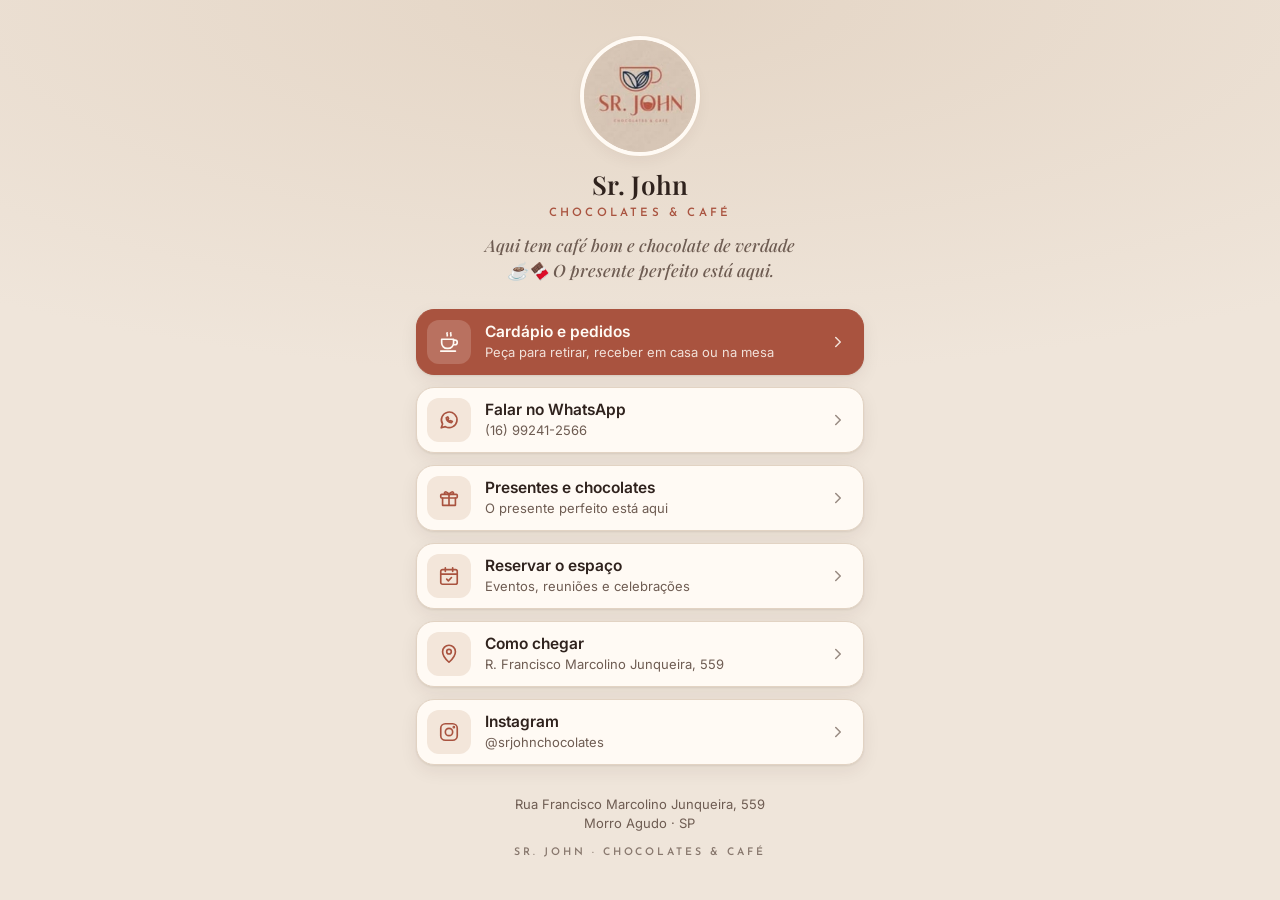
<file: public/index.html>
<!doctype html>
<html lang="pt-BR">
<head>
<meta charset="utf-8">
<meta name="viewport" content="width=device-width, initial-scale=1, viewport-fit=cover">
<title>Sr. John Chocolates & Café</title>
<meta name="description" content="Aqui tem café bom e chocolate de verdade. Cardápio, pedidos, presentes e reservas do Sr. John Chocolates & Café em Morro Agudo.">
<meta property="og:title" content="Sr. John Chocolates & Café">
<meta property="og:description" content="Aqui tem café bom e chocolate de verdade ☕🍫">
<meta property="og:image" content="img/logo.png">
<meta property="og:type" content="website">
<link rel="icon" href="img/logo.png">
<link rel="apple-touch-icon" href="img/logo.png">
<meta name="theme-color" content="#efe5da" media="(prefers-color-scheme: light)">
<meta name="theme-color" content="#1b1411" media="(prefers-color-scheme: dark)">
<link rel="preconnect" href="https://fonts.googleapis.com">
<link rel="preconnect" href="https://fonts.gstatic.com" crossorigin>
<link href="https://fonts.googleapis.com/css2?family=Josefin+Sans:wght@400;600&family=Playfair+Display:ital,wght@0,600;1,500&family=Inter:wght@400;500;600&display=swap" rel="stylesheet">
<style>
  :root {
    --bg: #efe5da;
    --bg-2: #e4d5c5;
    --card: #fffaf4;
    --ink: #2f221d;
    --ink-soft: #6e5c52;
    --line: #e2d3c3;
    --brand: #a9533f;        /* terracota do logo */
    --brand-ink: #fffaf4;
    --navy: #22324c;         /* azul das folhas do logo */
    --icon-bg: #f3e6da;
    --shadow: 0 1px 2px rgba(60, 35, 20, .07), 0 6px 18px rgba(60, 35, 20, .07);
  }
  @media (prefers-color-scheme: dark) {
    :root:not([data-theme="light"]) {
      --bg: #1b1411;
      --bg-2: #241a16;
      --card: #2a201b;
      --ink: #f5ebe1;
      --ink-soft: #c2b0a3;
      --line: #3a2d26;
      --brand: #d27a63;
      --brand-ink: #1b1411;
      --navy: #a9bedb;
      --icon-bg: #3a2b24;
      --shadow: none;
      color-scheme: dark;
    }
  }
  :root[data-theme="dark"] {
    --bg: #1b1411;
    --bg-2: #241a16;
    --card: #2a201b;
    --ink: #f5ebe1;
    --ink-soft: #c2b0a3;
    --line: #3a2d26;
    --brand: #d27a63;
    --brand-ink: #1b1411;
    --navy: #a9bedb;
    --icon-bg: #3a2b24;
    --shadow: none;
      color-scheme: dark;
  }
  * { box-sizing: border-box; }
  html { -webkit-text-size-adjust: 100%; }
  body {
    margin: 0; min-height: 100vh; min-height: 100dvh;
    background:
      radial-gradient(120% 60% at 50% 0%, var(--bg-2) 0%, transparent 70%),
      var(--bg);
    color: var(--ink);
    font: 400 15px/1.5 Inter, system-ui, -apple-system, "Segoe UI", sans-serif;
    -webkit-font-smoothing: antialiased;
  }
  .pagina {
    max-width: 480px; margin: 0 auto;
    padding: max(40px, env(safe-area-inset-top)) 16px max(32px, env(safe-area-inset-bottom));
    display: flex; flex-direction: column; align-items: center;
  }

  /* ---------- perfil ---------- */
  .avatar {
    width: 112px; height: 112px; border-radius: 50%;
    box-shadow: 0 0 0 4px var(--card), 0 0 0 5px var(--line), var(--shadow);
    background: #d7c6b6;
  }
  h1 {
    font: 600 26px/1.15 "Playfair Display", Georgia, serif;
    margin: 18px 0 0; text-align: center; letter-spacing: .005em;
  }
  .sub {
    font: 600 11.5px/1 "Josefin Sans", sans-serif; letter-spacing: .28em; text-transform: uppercase;
    color: var(--brand); margin: 8px 0 0;
  }
  .bio {
    font: italic 500 17px/1.45 "Playfair Display", Georgia, serif;
    color: var(--ink-soft); text-align: center; margin: 14px 0 0; max-width: 32ch;
  }

  /* ---------- links ---------- */
  nav.links { width: 100%; margin-top: 26px; display: grid; gap: 12px; }
  .link {
    display: flex; align-items: center; gap: 14px;
    min-height: 64px; padding: 10px 16px 10px 10px;
    background: var(--card); color: var(--ink); text-decoration: none;
    border: 1px solid var(--line); border-radius: 18px; box-shadow: var(--shadow);
    transition: transform .15s ease, box-shadow .15s ease, border-color .15s;
    -webkit-tap-highlight-color: transparent;
  }
  .link:hover { transform: translateY(-1px); border-color: color-mix(in srgb, var(--brand) 40%, var(--line)); }
  .link:active { transform: scale(.985); }
  .link:focus-visible { outline: 3px solid color-mix(in srgb, var(--brand) 55%, transparent); outline-offset: 2px; }
  .ic {
    flex: none; width: 44px; height: 44px; border-radius: 12px;
    display: grid; place-items: center; background: var(--icon-bg); color: var(--brand);
  }
  .ic svg { width: 22px; height: 22px; }
  .txt { flex: 1; min-width: 0; }
  .txt b { display: block; font-weight: 600; font-size: 15.5px; line-height: 1.25; }
  .txt span { display: block; color: var(--ink-soft); font-size: 13px; line-height: 1.35; margin-top: 2px; }
  .seta { flex: none; width: 18px; height: 18px; color: var(--ink-soft); opacity: .7; }

  .link.destaque { background: var(--brand); border-color: var(--brand); color: var(--brand-ink); }
  .link.destaque .ic { background: color-mix(in srgb, var(--brand-ink) 18%, transparent); color: var(--brand-ink); }
  .link.destaque .txt span, .link.destaque .seta { color: var(--brand-ink); opacity: .85; }

  @media (prefers-reduced-motion: reduce) { .link { transition: none; } }

  /* ---------- rodapé ---------- */
  footer { margin-top: 30px; text-align: center; color: var(--ink-soft); font-size: 13px; }
  footer address { font-style: normal; }
  footer .marca { font: 600 10.5px/1 "Josefin Sans", sans-serif; letter-spacing: .28em; text-transform: uppercase; margin-top: 14px; opacity: .8; }
</style>
</head>
<body>
<div class="pagina">

  <img class="avatar" src="img/logo.png" alt="Logo Sr. John Chocolates & Café" width="112" height="112">
  <h1>Sr. John</h1>
  <p class="sub">Chocolates &amp; Café</p>
  <p class="bio">Aqui tem café bom e chocolate de verdade ☕🍫 O presente perfeito está aqui.</p>

  <nav class="links" aria-label="Links">
    <a class="link destaque" href="cardapio/">
      <span class="ic" aria-hidden="true">
        <svg viewBox="0 0 24 24" fill="none" stroke="currentColor" stroke-width="1.8" stroke-linecap="round" stroke-linejoin="round"><path d="M10 2c-1 1.3 1 2 0 3.3M14 2c-1 1.3 1 2 0 3.3"/><path d="M4 9h13v4a6 6 0 0 1-6 6h-1a6 6 0 0 1-6-6V9z"/><path d="M17 10h1.5a2.5 2.5 0 0 1 0 5H17"/><path d="M3 22h16"/></svg>
      </span>
      <span class="txt"><b>Cardápio e pedidos</b><span>Peça para retirar, receber em casa ou na mesa</span></span>
      <svg class="seta" viewBox="0 0 24 24" fill="none" stroke="currentColor" stroke-width="2" stroke-linecap="round" stroke-linejoin="round" aria-hidden="true"><path d="m9 6 6 6-6 6"/></svg>
    </a>

    <a class="link" data-whatsapp="Olá! Vim pelo Instagram." target="_blank" rel="noopener">
      <span class="ic" aria-hidden="true">
        <svg viewBox="0 0 24 24" fill="none" stroke="currentColor" stroke-width="1.8" stroke-linecap="round" stroke-linejoin="round"><path d="M3.5 20.5 5 16.3A8.5 8.5 0 1 1 8 19.2z"/><path d="M9 9.5c0 3 2.5 5.5 5.5 5.5l1.2-1.4-1.8-.9-.8.8a4 4 0 0 1-2.3-2.3l.8-.8-.9-1.8z"/></svg>
      </span>
      <span class="txt"><b>Falar no WhatsApp</b><span>(16) 99241-2566</span></span>
      <svg class="seta" viewBox="0 0 24 24" fill="none" stroke="currentColor" stroke-width="2" stroke-linecap="round" stroke-linejoin="round" aria-hidden="true"><path d="m9 6 6 6-6 6"/></svg>
    </a>

    <a class="link" data-whatsapp="Olá! Vim pelo Instagram e gostaria de montar um presente com chocolates." target="_blank" rel="noopener">
      <span class="ic" aria-hidden="true">
        <svg viewBox="0 0 24 24" fill="none" stroke="currentColor" stroke-width="1.8" stroke-linecap="round" stroke-linejoin="round"><rect x="3" y="8" width="18" height="4" rx="1"/><path d="M5 12v8h14v-8M12 8v12"/><path d="M12 8c-1.5-3-5-3.5-5-1.2C7 8 9 8 12 8zM12 8c1.5-3 5-3.5 5-1.2C17 8 15 8 12 8z"/></svg>
      </span>
      <span class="txt"><b>Presentes e chocolates</b><span>O presente perfeito está aqui</span></span>
      <svg class="seta" viewBox="0 0 24 24" fill="none" stroke="currentColor" stroke-width="2" stroke-linecap="round" stroke-linejoin="round" aria-hidden="true"><path d="m9 6 6 6-6 6"/></svg>
    </a>

    <a class="link" data-whatsapp="Olá! Vim pelo Instagram e gostaria de reservar o espaço para um evento." target="_blank" rel="noopener">
      <span class="ic" aria-hidden="true">
        <svg viewBox="0 0 24 24" fill="none" stroke="currentColor" stroke-width="1.8" stroke-linecap="round" stroke-linejoin="round"><rect x="3" y="5" width="18" height="16" rx="2"/><path d="M3 10h18M8 3v4M16 3v4"/><path d="m9.5 15.5 1.8 1.8 3.4-3.6"/></svg>
      </span>
      <span class="txt"><b>Reservar o espaço</b><span>Eventos, reuniões e celebrações</span></span>
      <svg class="seta" viewBox="0 0 24 24" fill="none" stroke="currentColor" stroke-width="2" stroke-linecap="round" stroke-linejoin="round" aria-hidden="true"><path d="m9 6 6 6-6 6"/></svg>
    </a>

    <a class="link" href="https://www.google.com/maps/search/?api=1&amp;query=Sr.%20John%20Chocolates%20e%20Caf%C3%A9%2C%20Rua%20Francisco%20Marcolino%20Junqueira%2C%20559%2C%20Morro%20Agudo%20-%20SP" target="_blank" rel="noopener">
      <span class="ic" aria-hidden="true">
        <svg viewBox="0 0 24 24" fill="none" stroke="currentColor" stroke-width="1.8" stroke-linecap="round" stroke-linejoin="round"><path d="M12 21s-7-6.2-7-11.5A7 7 0 0 1 19 9.5C19 14.8 12 21 12 21z"/><circle cx="12" cy="9.5" r="2.5"/></svg>
      </span>
      <span class="txt"><b>Como chegar</b><span>R. Francisco Marcolino Junqueira, 559</span></span>
      <svg class="seta" viewBox="0 0 24 24" fill="none" stroke="currentColor" stroke-width="2" stroke-linecap="round" stroke-linejoin="round" aria-hidden="true"><path d="m9 6 6 6-6 6"/></svg>
    </a>

    <a class="link" href="https://www.instagram.com/srjohnchocolates/" target="_blank" rel="noopener">
      <span class="ic" aria-hidden="true">
        <svg viewBox="0 0 24 24" fill="none" stroke="currentColor" stroke-width="1.8" stroke-linecap="round" stroke-linejoin="round"><rect x="3" y="3" width="18" height="18" rx="5"/><circle cx="12" cy="12" r="4"/><circle cx="17.3" cy="6.7" r=".6" fill="currentColor"/></svg>
      </span>
      <span class="txt"><b>Instagram</b><span>@srjohnchocolates</span></span>
      <svg class="seta" viewBox="0 0 24 24" fill="none" stroke="currentColor" stroke-width="2" stroke-linecap="round" stroke-linejoin="round" aria-hidden="true"><path d="m9 6 6 6-6 6"/></svg>
    </a>
  </nav>

  <footer>
    <address>Rua Francisco Marcolino Junqueira, 559<br>Morro Agudo · SP</address>
    <div class="marca">Sr. John · Chocolates &amp; Café</div>
  </footer>
</div>

<script src="js/config.js"></script>
<script>
  // número do WhatsApp: js/config.js (vale para o site todo)
  const WHATSAPP = (window.LOJA && LOJA.whatsapp) || '';
  document.querySelectorAll('[data-whatsapp]').forEach((a) => {
    if (!WHATSAPP) { a.hidden = true; a.style.display = 'none'; return; }
    a.href = `https://wa.me/${WHATSAPP}?text=${encodeURIComponent(a.dataset.whatsapp)}`;
  });
</script>
</body>
</html>
</file>
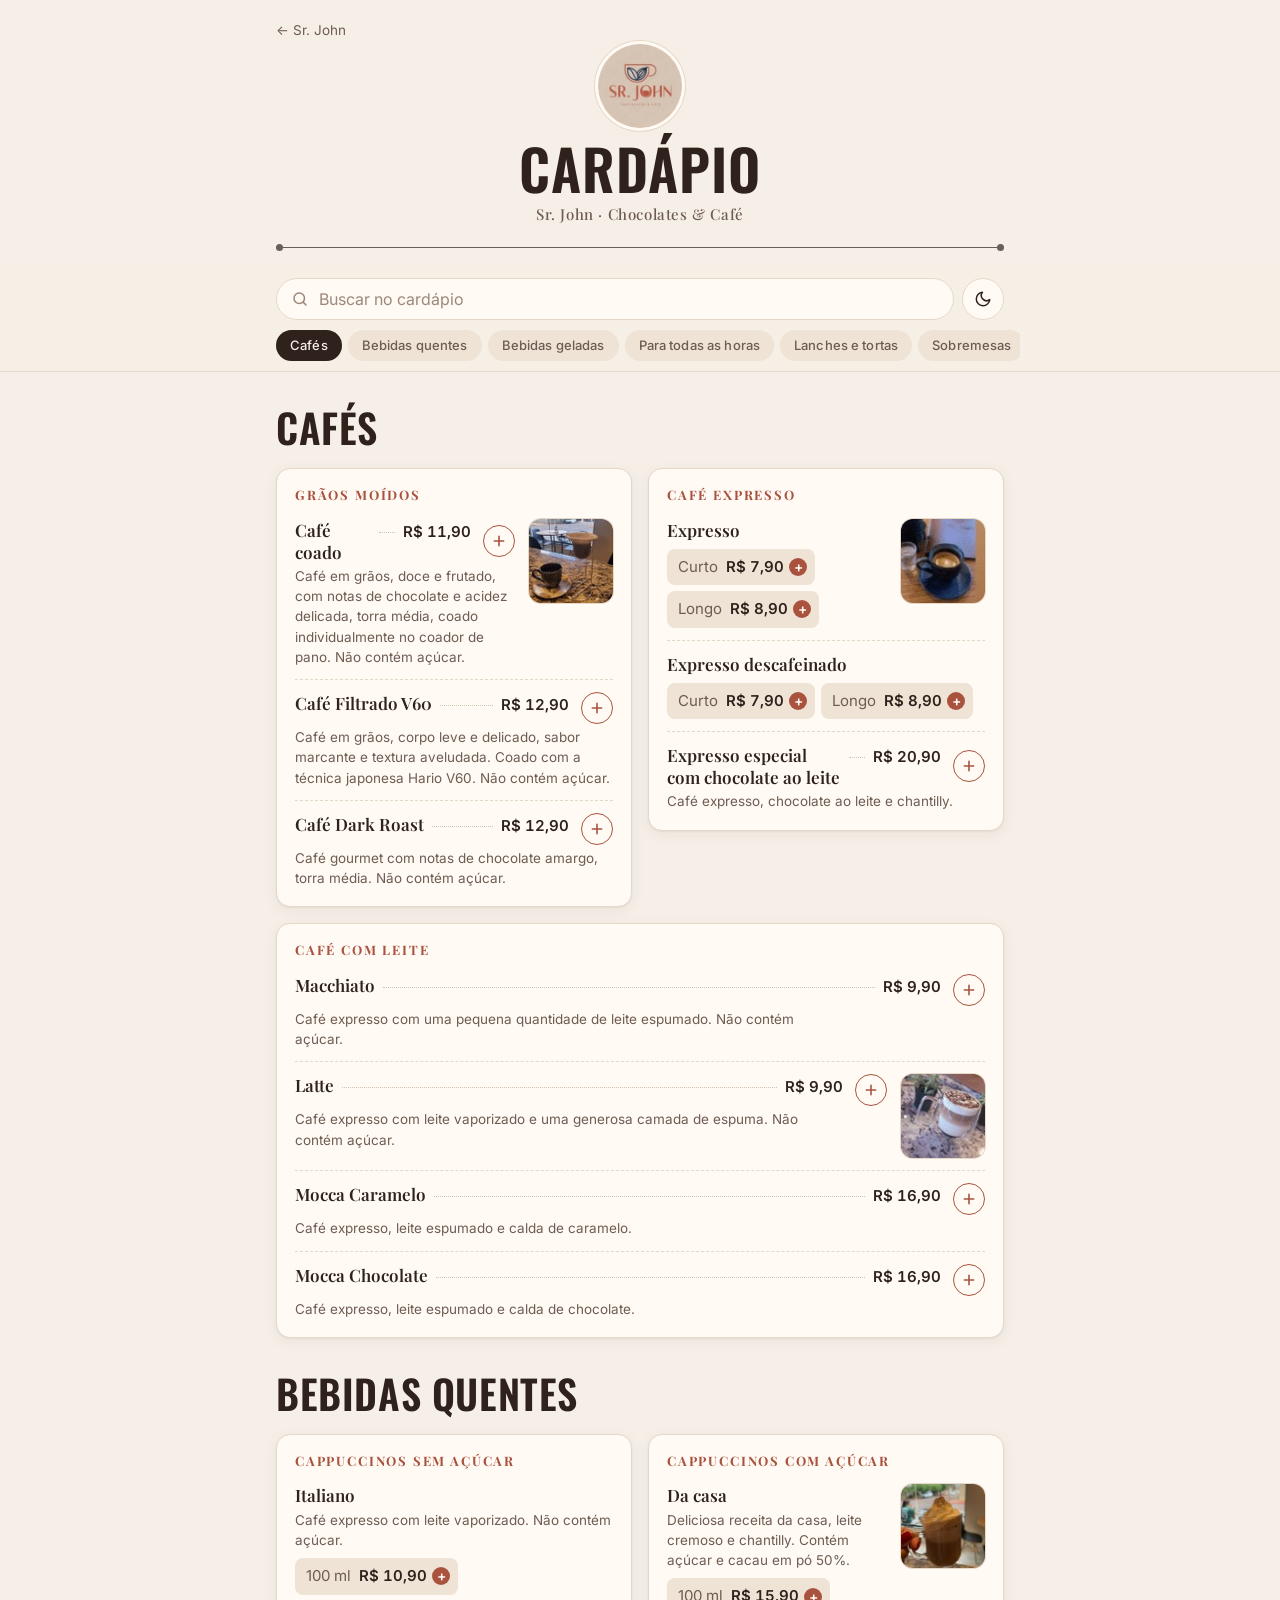
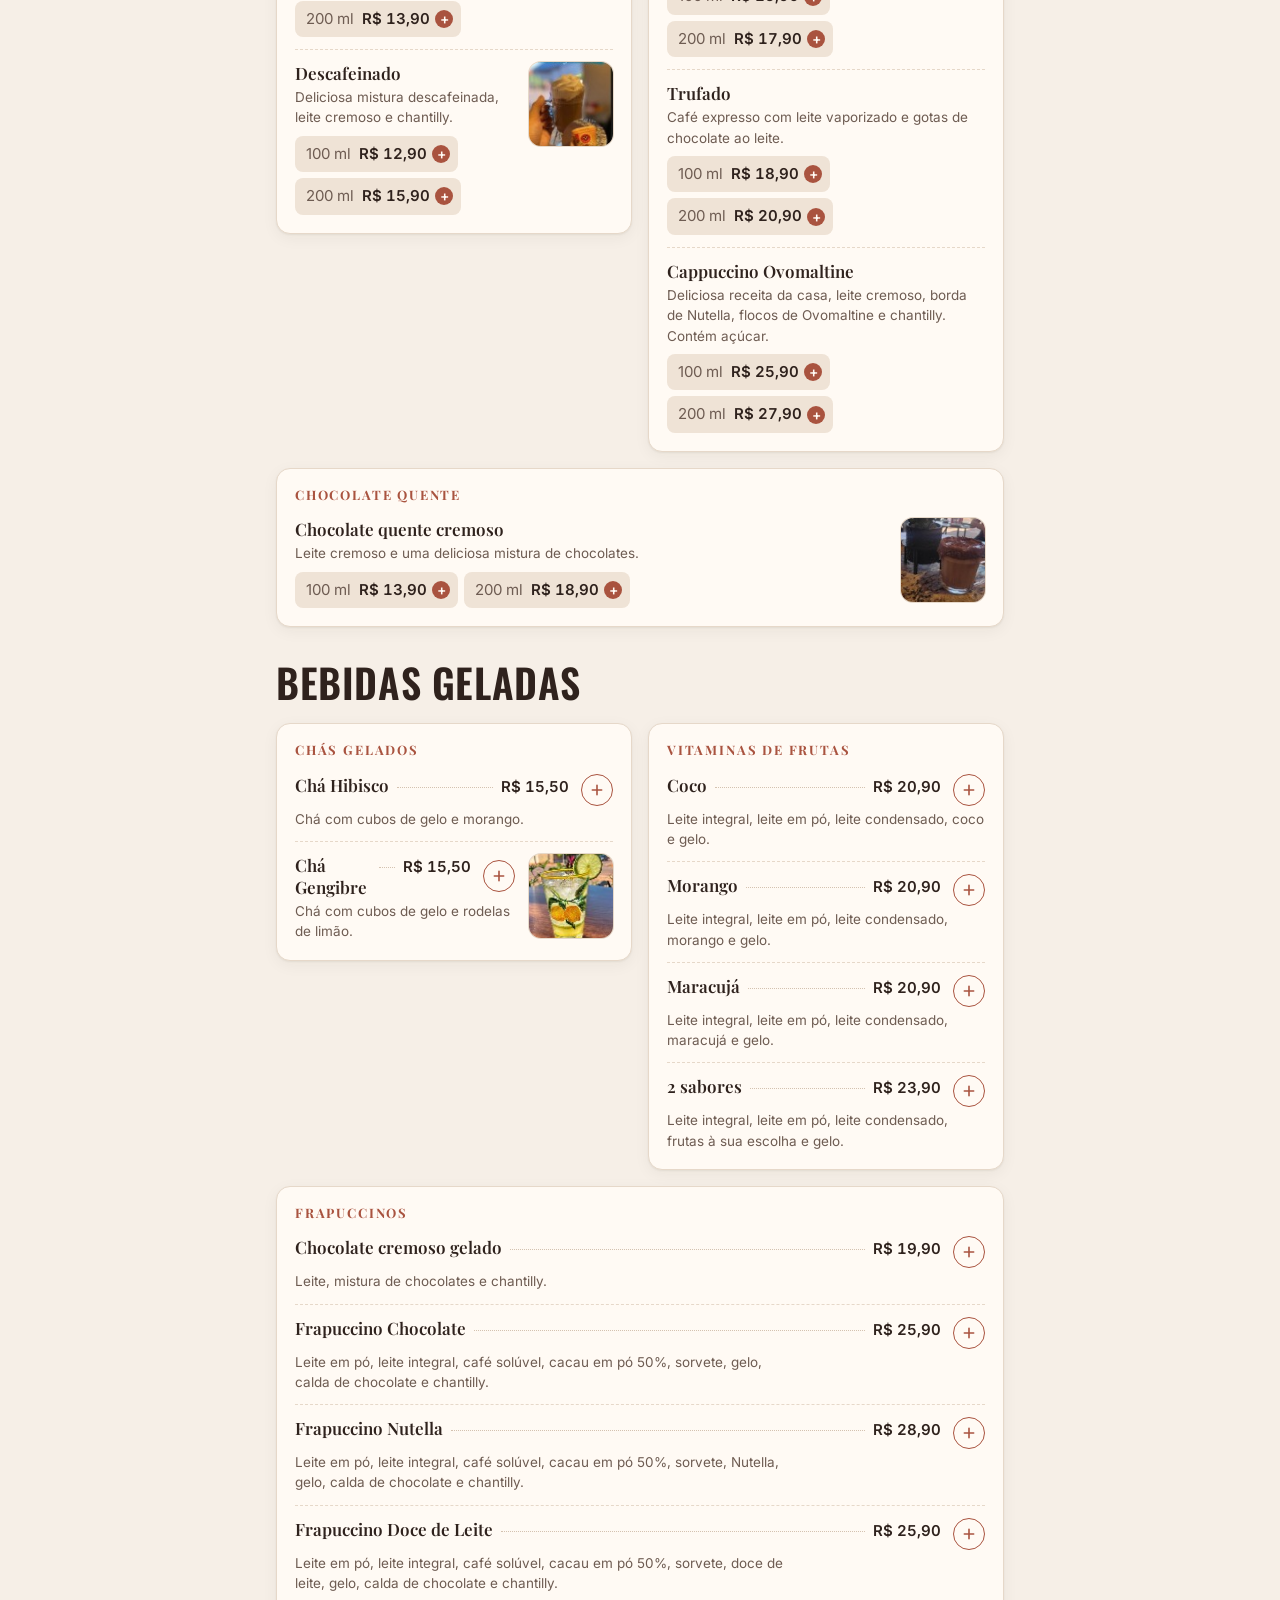
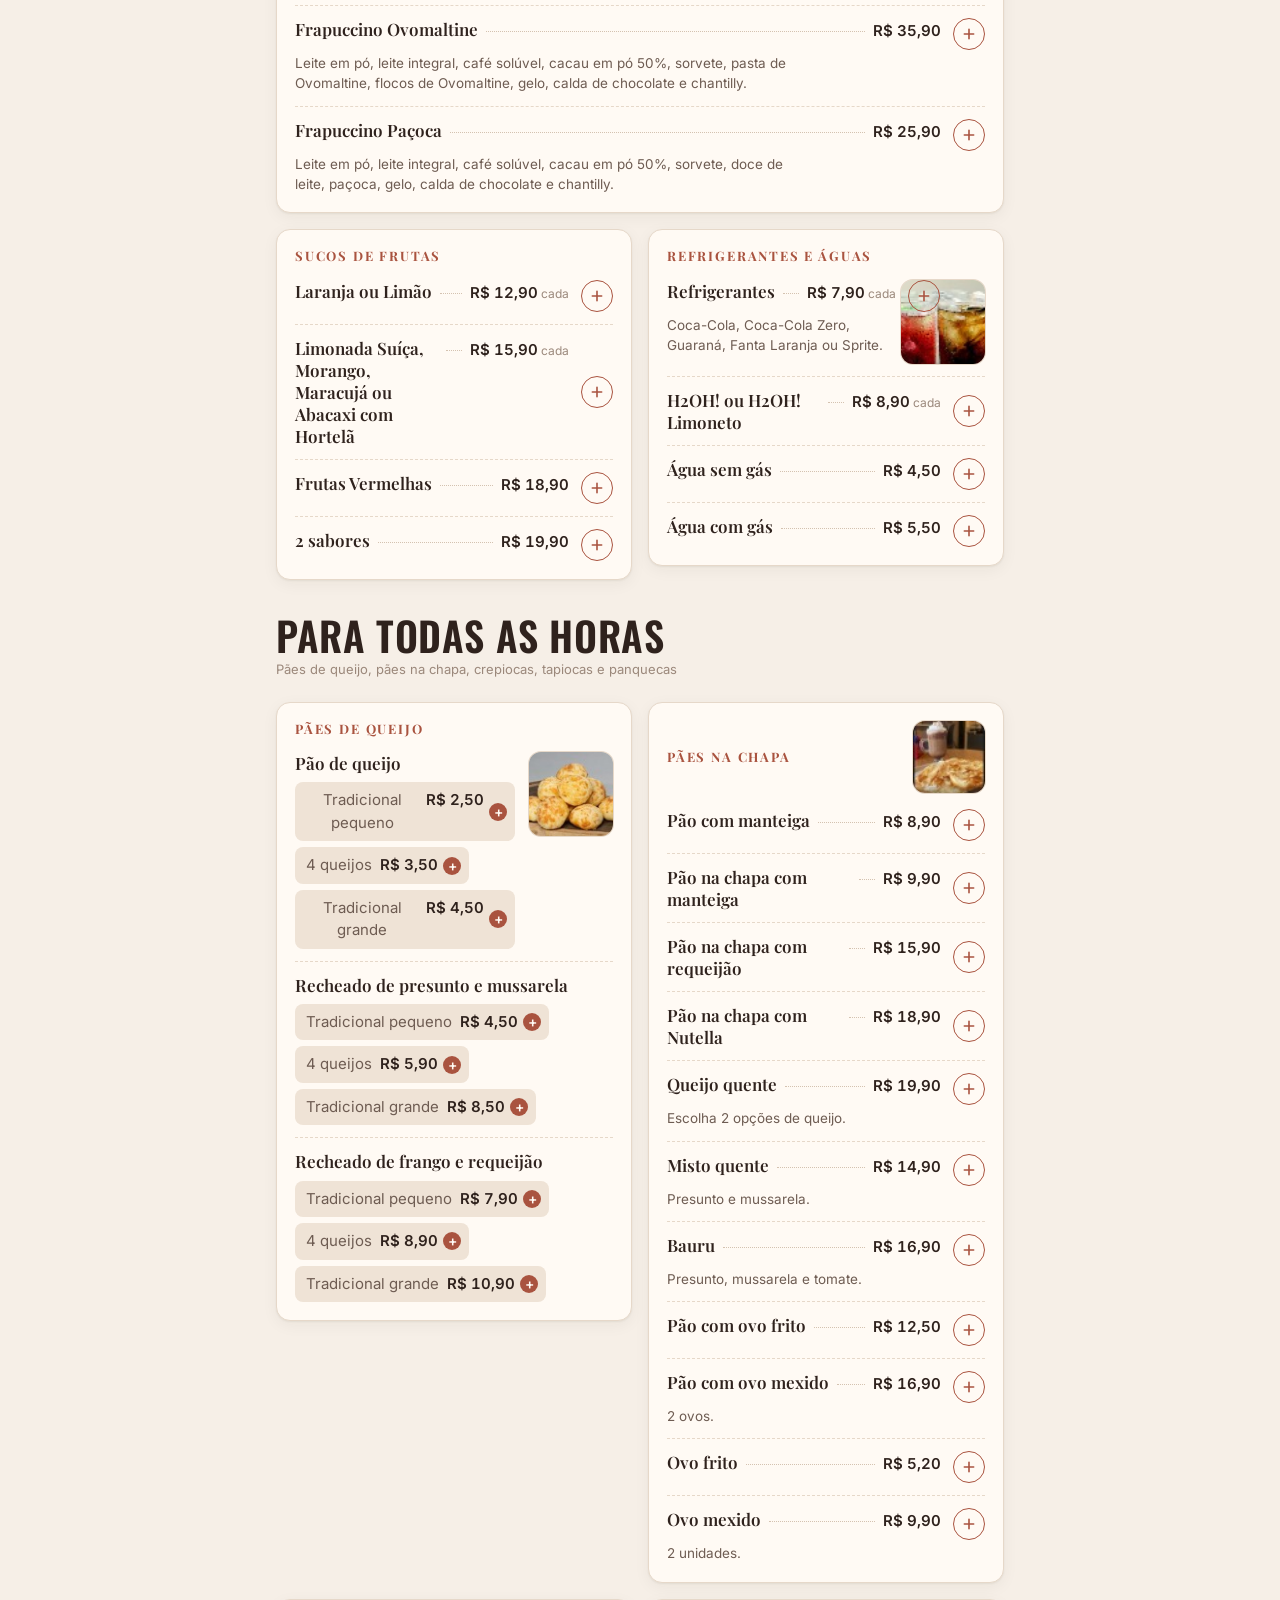
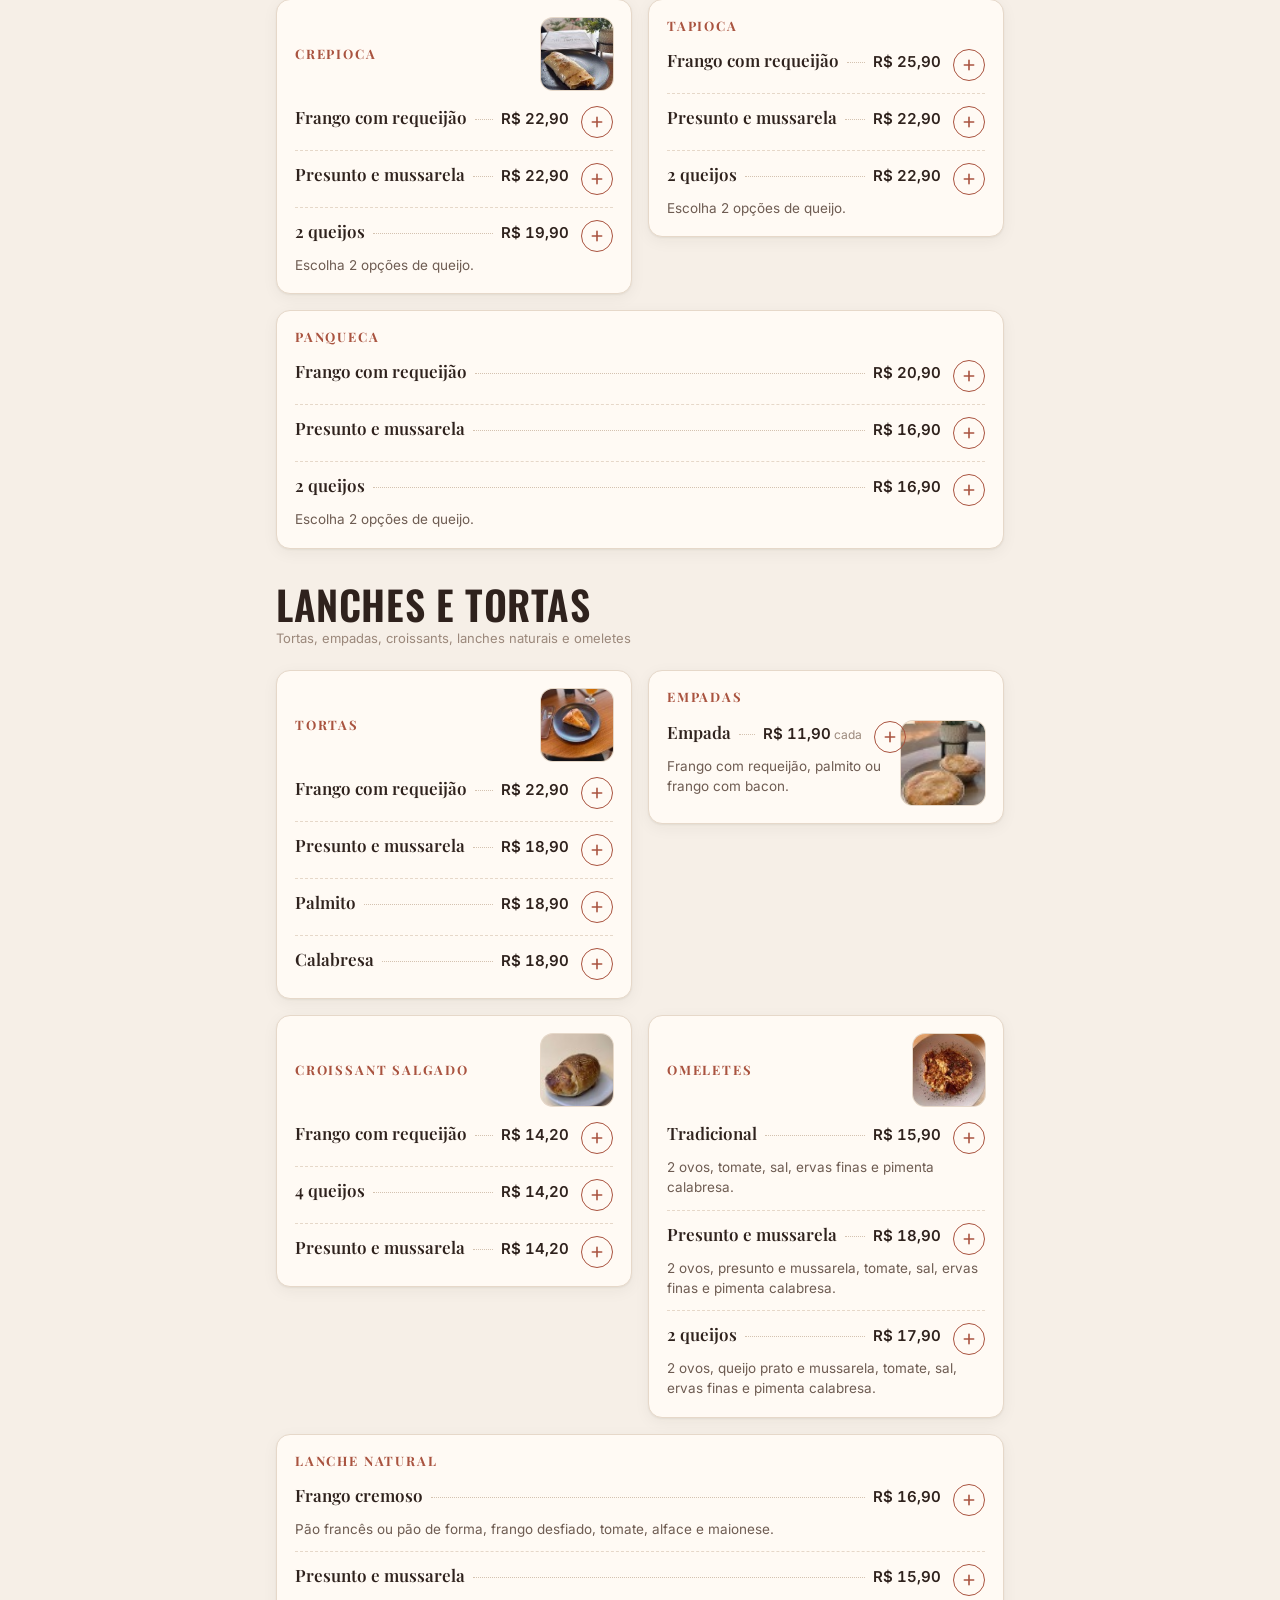
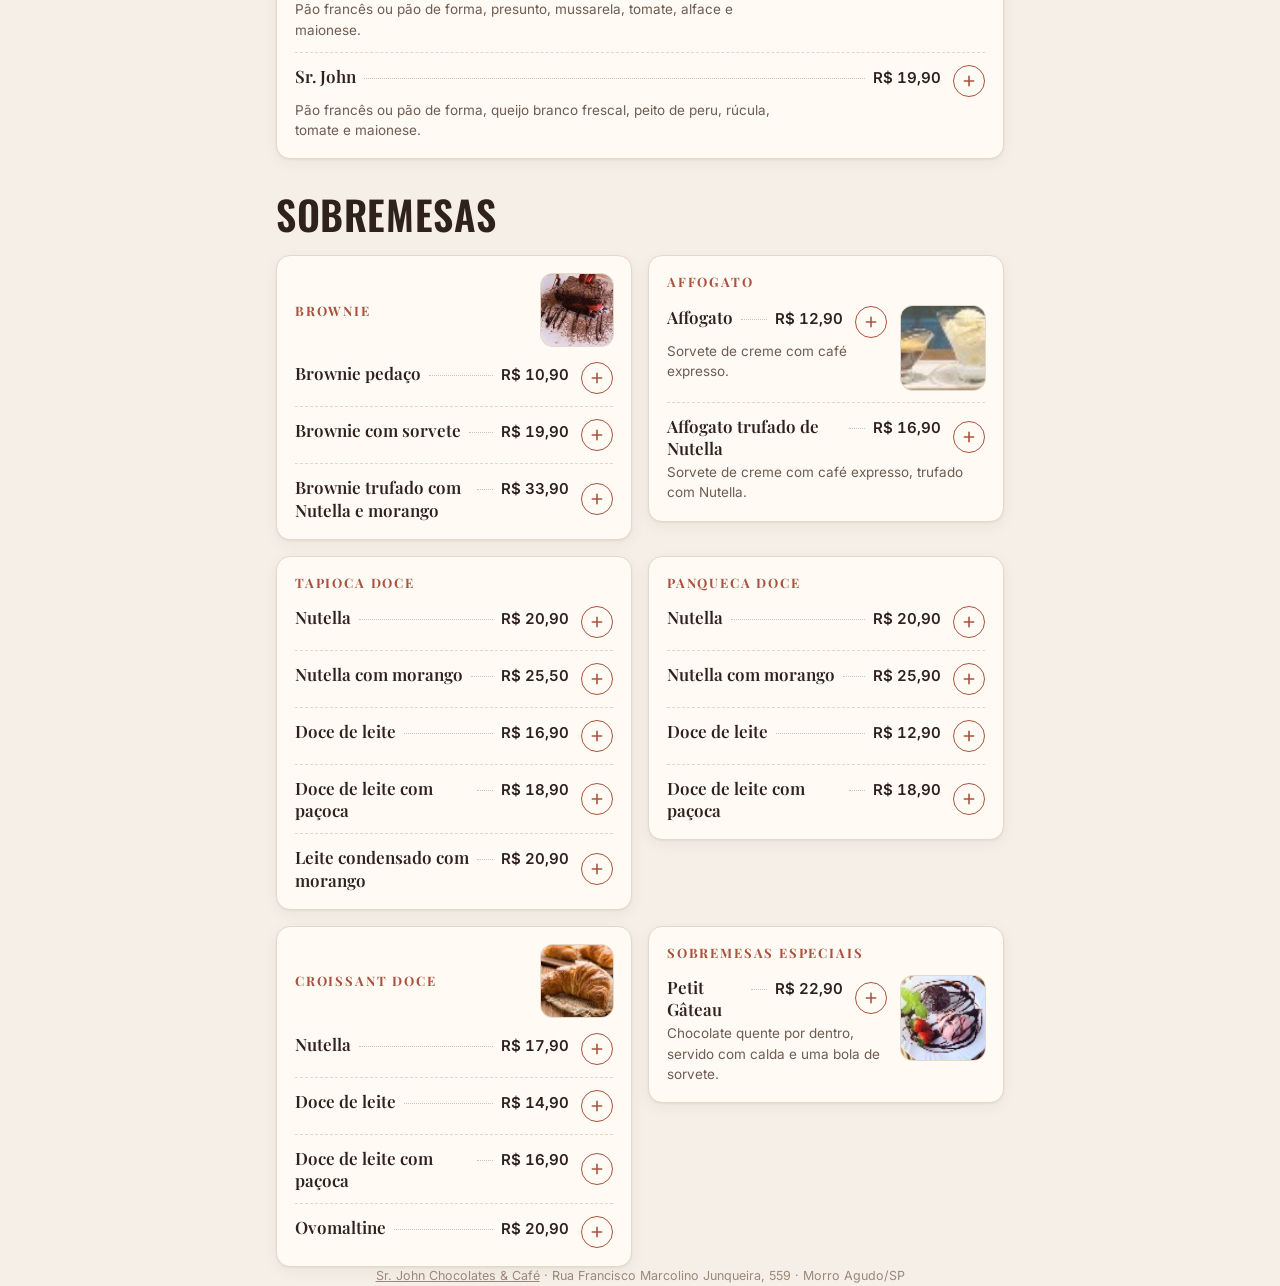
<file: public/cardapio/index.html>
<!doctype html>
<html lang="pt-BR">
<head>
<meta charset="utf-8">
<meta name="viewport" content="width=device-width, initial-scale=1, viewport-fit=cover">
<title>Cardápio · Sr. John Chocolates & Café</title>
<meta name="description" content="Cardápio digital do Sr. John Chocolates & Café: cafés, bebidas quentes e geladas, lanches e sobremesas.">
<meta name="theme-color" content="#f6efe7" media="(prefers-color-scheme: light)">
<meta name="theme-color" content="#1b1411" media="(prefers-color-scheme: dark)">
<link rel="icon" href="../img/logo.png">
<link rel="preconnect" href="https://fonts.googleapis.com">
<link rel="preconnect" href="https://fonts.gstatic.com" crossorigin>
<link href="https://fonts.googleapis.com/css2?family=Oswald:wght@500;600&family=Playfair+Display:wght@500;600;700&family=Inter:wght@400;500;600&display=swap" rel="stylesheet">
<style>
  :root {
    --bg: #f6efe7;
    --surface: #fffaf4;
    --ink: #2f221d;
    --ink-soft: #6e5c52;
    --ink-faint: #9b887b;
    --line: #e6d8c9;
    --accent: #a9533f;      /* terracota do logo */
    --accent-soft: #f3e2d8;
    --chip-bg: #efe3d6;
    --leader: #d4c2b0;
    --on-accent: #fffaf4;
    --shadow: 0 1px 2px rgba(40, 30, 20, .06), 0 4px 16px rgba(40, 30, 20, .05);
  }
  @media (prefers-color-scheme: dark) {
    :root:not([data-theme="light"]) {
      --bg: #1b1411;
      --surface: #2a201b;
      --ink: #f5ebe1;
      --ink-soft: #c2b0a3;
      --ink-faint: #8f7d70;
      --line: #3a2d26;
      --accent: #d27a63;
      --accent-soft: #3a2620;
      --chip-bg: #33271f;
      --leader: #54443a;
    --on-accent: #1b1411;
      --shadow: none;
    }
  }
  :root[data-theme="dark"] {
    --bg: #1b1411;
    --surface: #2a201b;
    --ink: #f5ebe1;
    --ink-soft: #c2b0a3;
    --ink-faint: #8f7d70;
    --line: #3a2d26;
    --accent: #d27a63;
    --accent-soft: #3a2620;
    --chip-bg: #33271f;
    --leader: #54443a;
    --on-accent: #1b1411;
    --shadow: none;
  }

  * { box-sizing: border-box; }
  html { scroll-behavior: smooth; -webkit-text-size-adjust: 100%; }
  @media (prefers-reduced-motion: reduce) { html { scroll-behavior: auto; } }
  body {
    margin: 0;
    background: var(--bg);
    color: var(--ink);
    font: 400 15px/1.5 Inter, system-ui, -apple-system, "Segoe UI", sans-serif;
    -webkit-font-smoothing: antialiased;
  }
  .wrap { max-width: 760px; margin: 0 auto; padding: 0 16px; }

  /* ---------- topo ---------- */
  header.topo { padding: 44px 16px 20px; text-align: center; }
  header.topo { position: relative; }
  .voltar { position: absolute; left: 16px; top: 14px; color: var(--ink-soft); text-decoration: none; font-size: 13.5px; padding: 6px 0; }
  .voltar:hover { color: var(--accent); }
  .marca-logo { width: 84px; height: 84px; border-radius: 50%; display: block; margin: 0 auto 12px; box-shadow: 0 0 0 3px var(--surface), 0 0 0 4px var(--line); }
  .marca {
    font: 600 44px/1 Oswald, Impact, sans-serif;
    letter-spacing: .02em; text-transform: uppercase; margin: 0;
  }
  .marca-sub {
    font: 500 15px/1.4 "Playfair Display", Georgia, serif;
    color: var(--ink-soft); margin: 8px 0 0; letter-spacing: .04em;
  }
  .regua { height: 1px; background: var(--ink); opacity: .7; margin: 22px auto 0; width: 100%; position: relative; }
  .regua::before, .regua::after {
    content: ""; position: absolute; top: -3px; width: 7px; height: 7px; border-radius: 50%; background: var(--ink);
  }
  .regua::before { left: 0; } .regua::after { right: 0; }

  /* ---------- barra fixa: busca + seções ---------- */
  .barra {
    position: sticky; top: 0; z-index: 10;
    background: color-mix(in srgb, var(--bg) 92%, transparent);
    backdrop-filter: saturate(1.4) blur(10px);
    -webkit-backdrop-filter: saturate(1.4) blur(10px);
    border-bottom: 1px solid var(--line);
  }
  .barra .wrap { padding-top: 10px; padding-bottom: 10px; }
  .busca-linha { display: flex; gap: 8px; align-items: center; }
  .busca {
    flex: 1; min-width: 0; display: flex; align-items: center; gap: 8px;
    background: var(--surface); border: 1px solid var(--line); border-radius: 999px;
    padding: 0 14px; height: 42px;
  }
  .busca svg { width: 18px; height: 18px; color: var(--ink-faint); flex: none; }
  .busca input {
    flex: 1; min-width: 0; border: 0; outline: 0; background: transparent; color: var(--ink);
    font: inherit; font-size: 16px; /* evita zoom no iPhone */
  }
  .busca input::placeholder { color: var(--ink-faint); }
  .busca:focus-within { border-color: var(--accent); box-shadow: 0 0 0 3px var(--accent-soft); }
  .limpar { border: 0; background: none; color: var(--ink-faint); font-size: 20px; line-height: 1; padding: 4px; cursor: pointer; display: none; }
  .busca.tem-texto .limpar { display: block; }
  .tema {
    flex: none; width: 42px; height: 42px; border-radius: 50%;
    border: 1px solid var(--line); background: var(--surface); color: var(--ink);
    display: grid; place-items: center; cursor: pointer;
  }
  .tema svg { width: 18px; height: 18px; }

  nav.secoes {
    display: flex; gap: 6px; overflow-x: auto; scrollbar-width: none;
    margin: 10px -16px 0; padding: 0 16px;
    position: relative;
  }
  nav.secoes::-webkit-scrollbar { display: none; }
  nav.secoes a {
    flex: none;
    text-decoration: none; color: var(--ink-soft);
    font: 500 13px/1 Inter, sans-serif; letter-spacing: .01em;
    padding: 9px 14px; border-radius: 999px; background: var(--chip-bg);
    transition: background .15s, color .15s;
  }
  nav.secoes a[aria-current="true"] { background: var(--ink); color: var(--bg); }

  /* ---------- seções ---------- */
  main { padding-bottom: 64px; }
  section.secao { padding-top: 34px; scroll-margin-top: 112px; }
  .secao-titulo {
    font: 600 34px/1.05 Oswald, Impact, sans-serif; text-transform: uppercase;
    letter-spacing: .015em; margin: 0 0 4px;
  }
  .secao-sub { color: var(--ink-faint); font-size: 13px; margin: 0 0 6px; }

  .grupo {
    background: var(--surface); border: 1px solid var(--line); border-radius: 14px;
    box-shadow: var(--shadow); padding: 18px 18px 6px; margin-top: 16px;
  }
  .grupo-titulo {
    font: 700 13px/1.2 "Playfair Display", Georgia, serif;
    text-transform: uppercase; letter-spacing: .14em; color: var(--accent);
    margin: 0 0 4px;
  }
  .grupo-nota { color: var(--ink-faint); font-size: 12.5px; margin: 0 0 4px; }

  ul.itens { list-style: none; margin: 0; padding: 0; }
  li.item { padding: 12px 0; border-top: 1px dashed var(--line); }
  li.item:first-child { border-top: 0; }
  .item-linha { display: flex; align-items: baseline; gap: 8px; }
  .item-nome { font: 600 17px/1.3 "Playfair Display", Georgia, serif; }
  .pontilhado { flex: 1; min-width: 16px; border-bottom: 1.5px dotted var(--leader); transform: translateY(-4px); }
  .preco { font: 600 15px/1.3 Inter, sans-serif; white-space: nowrap; font-variant-numeric: tabular-nums; }
  .preco small { font-weight: 400; color: var(--ink-faint); font-size: 12px; margin-left: 3px; }
  .item-desc { color: var(--ink-soft); font-size: 13.5px; margin: 3px 0 0; max-width: 56ch; }

  .opcoes { display: flex; flex-wrap: wrap; gap: 6px; margin-top: 8px; }
  .opcao {
    display: inline-flex; align-items: baseline; gap: 8px;
    background: var(--chip-bg); border-radius: 8px; padding: 6px 10px; font-size: 13.5px;
  }
  .opcao span:first-child { color: var(--ink-soft); }
  .opcao b { font-weight: 600; font-variant-numeric: tabular-nums; white-space: nowrap; }

  /* ---------- fotos ---------- */
  li.item.com-foto { display: grid; grid-template-columns: minmax(0, 1fr) auto; gap: 14px; align-items: start; }
  .foto {
    flex: none; width: 84px; height: 84px; padding: 0; border: 0; border-radius: 12px; overflow: hidden;
    background: var(--chip-bg); cursor: default; display: block;
    box-shadow: 0 0 0 1px var(--line);
  }
  .foto img { width: 100%; height: 100%; object-fit: cover; display: block; transition: transform .25s ease; }
  .foto.ampliavel { cursor: zoom-in; }
  .foto.ampliavel:hover img { transform: scale(1.05); }
  .foto:focus-visible { outline: 3px solid var(--accent); outline-offset: 2px; }
  .grupo-topo { display: flex; align-items: center; gap: 14px; margin-bottom: 4px; }
  .grupo-topo .grupo-titulo { flex: 1; margin: 0; }
  .grupo-topo .foto { width: 72px; height: 72px; }

  dialog.zoom {
    border: 0; padding: 0; background: transparent; max-width: none; max-height: none;
    width: 100%; height: 100%; display: none; place-items: center;
  }
  dialog.zoom[open] { display: grid; }
  dialog.zoom::backdrop { background: rgba(20, 12, 8, .82); }
  .zoom figure { margin: 0; text-align: center; padding: 16px; }
  .zoom img {
    display: block; margin: 0 auto; border-radius: 14px; background: var(--chip-bg);
    width: min(88vw, 420px); max-height: 72vh; object-fit: cover;
  }
  .zoom figcaption { color: #f5ebe1; font: 600 18px/1.3 "Playfair Display", Georgia, serif; margin-top: 12px; }
  .zoom .fechar {
    position: fixed; top: max(14px, env(safe-area-inset-top)); right: 14px; width: 44px; height: 44px; border-radius: 50%;
    border: 0; background: rgba(255,255,255,.14); color: #fff; font-size: 26px; line-height: 1; cursor: pointer;
  }

  mark { background: color-mix(in srgb, #f2c94c 45%, transparent); color: inherit; border-radius: 3px; padding: 0 1px; }

  .vazio { text-align: center; color: var(--ink-soft); padding: 56px 0 24px; display: none; }
  .vazio strong { display: block; font: 600 20px/1.3 "Playfair Display", Georgia, serif; color: var(--ink); margin-bottom: 4px; }

  footer { text-align: center; color: var(--ink-faint); font-size: 12.5px; padding: 8px 0 40px; }

  [hidden] { display: none !important; }

  @media (min-width: 640px) {
    .marca { font-size: 56px; }
    .secao-titulo { font-size: 40px; }
    .grupos { display: grid; grid-template-columns: 1fr 1fr; gap: 0 16px; align-items: start; }
    .grupo.largo { grid-column: 1 / -1; }
  }
</style>
<link rel="stylesheet" href="pedido.css">
</head>
<body>

<header class="topo wrap">
  <a class="voltar" href="../">← Sr. John</a>
  <img class="marca-logo" src="../img/logo.png" alt="" width="84" height="84">
  <h1 class="marca">Cardápio</h1>
  <p class="marca-sub">Sr. John · Chocolates &amp; Café</p>
  <div class="regua" aria-hidden="true"></div>
</header>

<div class="barra">
  <div class="wrap">
    <div class="busca-linha">
      <label class="busca" id="busca">
        <svg viewBox="0 0 24 24" fill="none" stroke="currentColor" stroke-width="2" stroke-linecap="round" aria-hidden="true"><circle cx="11" cy="11" r="7"/><path d="m20 20-3.5-3.5"/></svg>
        <input id="q" type="text" inputmode="search" enterkeyhint="search" placeholder="Buscar no cardápio" autocomplete="off" aria-label="Buscar no cardápio">
        <button class="limpar" type="button" id="limpar" aria-label="Limpar busca">×</button>
      </label>
      <button class="tema" type="button" id="tema" aria-label="Mudar tema claro/escuro" title="Tema claro/escuro">
        <svg viewBox="0 0 24 24" fill="none" stroke="currentColor" stroke-width="2" stroke-linecap="round" stroke-linejoin="round" aria-hidden="true"><path d="M21 12.8A9 9 0 1 1 11.2 3a7 7 0 0 0 9.8 9.8z"/></svg>
      </button>
    </div>
    <nav class="secoes" id="nav" aria-label="Seções do cardápio"></nav>
  </div>
</div>

<main class="wrap" id="conteudo"></main>
<div class="wrap vazio" id="vazio"><strong>Nada encontrado</strong>Tente outra palavra, como “café”, “frango” ou “morango”.</div>

<dialog class="zoom" id="zoom" aria-label="Foto ampliada"><button class="fechar" type="button" aria-label="Fechar">×</button><figure><img alt=""><figcaption></figcaption></figure></dialog>

<footer class="wrap"><a href="../" style="color:inherit">Sr. John Chocolates &amp; Café</a> · Rua Francisco Marcolino Junqueira, 559 · Morro Agudo/SP</footer>

<script>
/* =====================================================================
   CARDÁPIO — para mudar um preço, nome ou descrição, edite só aqui.
   p: preço em reais (use ponto: 12.9 = R$ 12,90)
   d: descrição (opcional)
   opcoes: tamanhos/variações com preço próprio (opcional)
   cada: true → mostra "cada" ao lado do preço
   f: nome da foto em img/fotos/ (sem .jpg), no item ou no grupo
   PEDIDO:
   px (no grupo): prefixo do nome no pedido (ex.: 'Crepioca' → "Crepioca · Frango com requeijão")
   np: nome do item no pedido, no lugar do nome do cardápio
   escolha: { t: 'Sabor', o: [...] } → o cliente tem que escolher uma
   pergunta: 'Quais 2 queijos?' → o cliente tem que responder
   ===================================================================== */
const CARDAPIO = [
  {
    id: 'cafes', titulo: 'Cafés',
    grupos: [
      { nome: 'Grãos moídos', itens: [
        { n: 'Café coado', f: 'cafe-coado', p: 11.9, d: 'Café em grãos, doce e frutado, com notas de chocolate e acidez delicada, torra média, coado individualmente no coador de pano. Não contém açúcar.' },
        { n: 'Café Filtrado V60', p: 12.9, d: 'Café em grãos, corpo leve e delicado, sabor marcante e textura aveludada. Coado com a técnica japonesa Hario V60. Não contém açúcar.' },
        { n: 'Café Dark Roast', p: 12.9, d: 'Café gourmet com notas de chocolate amargo, torra média. Não contém açúcar.' },
      ]},
      { nome: 'Café expresso', itens: [
        { n: 'Expresso', f: 'expresso', opcoes: [['Curto', 7.9], ['Longo', 8.9]] },
        { n: 'Expresso descafeinado', opcoes: [['Curto', 7.9], ['Longo', 8.9]] },
        { n: 'Expresso especial com chocolate ao leite', p: 20.9, d: 'Café expresso, chocolate ao leite e chantilly.' },
      ]},
      { nome: 'Café com leite', largo: true, itens: [
        { n: 'Macchiato', p: 9.9, d: 'Café expresso com uma pequena quantidade de leite espumado. Não contém açúcar.' },
        { n: 'Latte', f: 'latte', p: 9.9, d: 'Café expresso com leite vaporizado e uma generosa camada de espuma. Não contém açúcar.' },
        { n: 'Mocca Caramelo', p: 16.9, d: 'Café expresso, leite espumado e calda de caramelo.' },
        { n: 'Mocca Chocolate', p: 16.9, d: 'Café expresso, leite espumado e calda de chocolate.' },
      ]},
    ],
  },
  {
    id: 'quentes', titulo: 'Bebidas quentes',
    grupos: [
      { nome: 'Cappuccinos sem açúcar', px: 'Cappuccino', itens: [
        { n: 'Italiano', d: 'Café expresso com leite vaporizado. Não contém açúcar.', opcoes: [['100 ml', 10.9], ['200 ml', 13.9]] },
        { n: 'Descafeinado', f: 'cappuccino-descafeinado', d: 'Deliciosa mistura descafeinada, leite cremoso e chantilly.', opcoes: [['100 ml', 12.9], ['200 ml', 15.9]] },
      ]},
      { nome: 'Cappuccinos com açúcar', px: 'Cappuccino', itens: [
        { n: 'Da casa', f: 'cappuccino', d: 'Deliciosa receita da casa, leite cremoso e chantilly. Contém açúcar e cacau em pó 50%.', opcoes: [['100 ml', 15.9], ['200 ml', 17.9]] },
        { n: 'Trufado', d: 'Café expresso com leite vaporizado e gotas de chocolate ao leite.', opcoes: [['100 ml', 18.9], ['200 ml', 20.9]] },
        { n: 'Cappuccino Ovomaltine', d: 'Deliciosa receita da casa, leite cremoso, borda de Nutella, flocos de Ovomaltine e chantilly. Contém açúcar.', opcoes: [['100 ml', 25.9], ['200 ml', 27.9]] },
      ]},
      { nome: 'Chocolate quente', largo: true, itens: [
        { n: 'Chocolate quente cremoso', f: 'chocolate-quente', d: 'Leite cremoso e uma deliciosa mistura de chocolates.', opcoes: [['100 ml', 13.9], ['200 ml', 18.9]] },
      ]},
    ],
  },
  {
    id: 'geladas', titulo: 'Bebidas geladas',
    grupos: [
      { nome: 'Chás gelados', itens: [
        { n: 'Chá Hibisco', p: 15.5, d: 'Chá com cubos de gelo e morango.' },
        { n: 'Chá Gengibre', f: 'cha-gelado', p: 15.5, d: 'Chá com cubos de gelo e rodelas de limão.' },
      ]},
      { nome: 'Vitaminas de frutas', px: 'Vitamina', itens: [
        { n: 'Coco', p: 20.9, d: 'Leite integral, leite em pó, leite condensado, coco e gelo.' },
        { n: 'Morango', p: 20.9, d: 'Leite integral, leite em pó, leite condensado, morango e gelo.' },
        { n: 'Maracujá', p: 20.9, d: 'Leite integral, leite em pó, leite condensado, maracujá e gelo.' },
        { n: '2 sabores', pergunta: 'Quais 2 frutas?', p: 23.9, d: 'Leite integral, leite em pó, leite condensado, frutas à sua escolha e gelo.' },
      ]},
      { nome: 'Frapuccinos', largo: true, itens: [
        { n: 'Chocolate cremoso gelado', p: 19.9, d: 'Leite, mistura de chocolates e chantilly.' },
        { n: 'Frapuccino Chocolate', p: 25.9, d: 'Leite em pó, leite integral, café solúvel, cacau em pó 50%, sorvete, gelo, calda de chocolate e chantilly.' },
        { n: 'Frapuccino Nutella', p: 28.9, d: 'Leite em pó, leite integral, café solúvel, cacau em pó 50%, sorvete, Nutella, gelo, calda de chocolate e chantilly.' },
        { n: 'Frapuccino Doce de Leite', p: 25.9, d: 'Leite em pó, leite integral, café solúvel, cacau em pó 50%, sorvete, doce de leite, gelo, calda de chocolate e chantilly.' },
        { n: 'Frapuccino Ovomaltine', p: 35.9, d: 'Leite em pó, leite integral, café solúvel, cacau em pó 50%, sorvete, pasta de Ovomaltine, flocos de Ovomaltine, gelo, calda de chocolate e chantilly.' },
        { n: 'Frapuccino Paçoca', p: 25.9, d: 'Leite em pó, leite integral, café solúvel, cacau em pó 50%, sorvete, doce de leite, paçoca, gelo, calda de chocolate e chantilly.' },
      ]},
      { nome: 'Sucos de frutas', px: 'Suco', itens: [
        { n: 'Laranja ou Limão', np: 'Suco', escolha: { t: 'Sabor', o: ['Laranja', 'Limão'] }, p: 12.9, cada: true },
        { n: 'Limonada Suíça, Morango, Maracujá ou Abacaxi com Hortelã', np: 'Suco', escolha: { t: 'Sabor', o: ['Limonada Suíça', 'Morango', 'Maracujá', 'Abacaxi com Hortelã'] }, p: 15.9, cada: true },
        { n: 'Frutas Vermelhas', p: 18.9 },
        { n: '2 sabores', pergunta: 'Quais 2 sabores?', p: 19.9 },
      ]},
      { nome: 'Refrigerantes e águas', itens: [
        { n: 'Refrigerantes', np: 'Refrigerante', escolha: { t: 'Sabor', o: ['Coca-Cola', 'Coca-Cola Zero', 'Guaraná', 'Fanta Laranja', 'Sprite'] }, f: 'refrigerantes', p: 7.9, cada: true, d: 'Coca-Cola, Coca-Cola Zero, Guaraná, Fanta Laranja ou Sprite.' },
        { n: 'H2OH! ou H2OH! Limoneto', np: 'H2OH!', escolha: { t: 'Sabor', o: ['Tradicional', 'Limoneto'] }, p: 8.9, cada: true },
        { n: 'Água sem gás', p: 4.5 },
        { n: 'Água com gás', p: 5.5 },
      ]},
    ],
  },
  {
    id: 'salgados', titulo: 'Para todas as horas', sub: 'Pães de queijo, pães na chapa, crepiocas, tapiocas e panquecas',
    grupos: [
      { nome: 'Pães de queijo', px: 'Pão de queijo', itens: [
        { n: 'Pão de queijo', f: 'paes-de-queijo', opcoes: [['Tradicional pequeno', 2.5], ['4 queijos', 3.5], ['Tradicional grande', 4.5]] },
        { n: 'Recheado de presunto e mussarela', opcoes: [['Tradicional pequeno', 4.5], ['4 queijos', 5.9], ['Tradicional grande', 8.5]] },
        { n: 'Recheado de frango e requeijão', opcoes: [['Tradicional pequeno', 7.9], ['4 queijos', 8.9], ['Tradicional grande', 10.9]] },
      ]},
      { nome: 'Pães na chapa', f: 'pao-na-chapa', itens: [
        { n: 'Pão com manteiga', p: 8.9 },
        { n: 'Pão na chapa com manteiga', p: 9.9 },
        { n: 'Pão na chapa com requeijão', p: 15.9 },
        { n: 'Pão na chapa com Nutella', p: 18.9 },
        { n: 'Queijo quente', pergunta: 'Quais 2 queijos?', p: 19.9, d: 'Escolha 2 opções de queijo.' },
        { n: 'Misto quente', p: 14.9, d: 'Presunto e mussarela.' },
        { n: 'Bauru', p: 16.9, d: 'Presunto, mussarela e tomate.' },
        { n: 'Pão com ovo frito', p: 12.5 },
        { n: 'Pão com ovo mexido', p: 16.9, d: '2 ovos.' },
        { n: 'Ovo frito', p: 5.2 },
        { n: 'Ovo mexido', p: 9.9, d: '2 unidades.' },
      ]},
      { nome: 'Crepioca', px: 'Crepioca', f: 'crepioca', itens: [
        { n: 'Frango com requeijão', p: 22.9 },
        { n: 'Presunto e mussarela', p: 22.9 },
        { n: '2 queijos', pergunta: 'Quais 2 queijos?', p: 19.9, d: 'Escolha 2 opções de queijo.' },
      ]},
      { nome: 'Tapioca', px: 'Tapioca', itens: [
        { n: 'Frango com requeijão', p: 25.9 },
        { n: 'Presunto e mussarela', p: 22.9 },
        { n: '2 queijos', pergunta: 'Quais 2 queijos?', p: 22.9, d: 'Escolha 2 opções de queijo.' },
      ]},
      { nome: 'Panqueca', px: 'Panqueca', largo: true, itens: [
        { n: 'Frango com requeijão', p: 20.9 },
        { n: 'Presunto e mussarela', p: 16.9 },
        { n: '2 queijos', pergunta: 'Quais 2 queijos?', p: 16.9, d: 'Escolha 2 opções de queijo.' },
      ]},
    ],
  },
  {
    id: 'lanches', titulo: 'Lanches e tortas', sub: 'Tortas, empadas, croissants, lanches naturais e omeletes',
    grupos: [
      { nome: 'Tortas', px: 'Torta', f: 'torta', itens: [
        { n: 'Frango com requeijão', p: 22.9 },
        { n: 'Presunto e mussarela', p: 18.9 },
        { n: 'Palmito', p: 18.9 },
        { n: 'Calabresa', p: 18.9 },
      ]},
      { nome: 'Empadas', itens: [
        { n: 'Empada', escolha: { t: 'Sabor', o: ['Frango com requeijão', 'Palmito', 'Frango com bacon'] }, f: 'empadas', p: 11.9, cada: true, d: 'Frango com requeijão, palmito ou frango com bacon.' },
      ]},
      { nome: 'Croissant salgado', px: 'Croissant', f: 'croissant', itens: [
        { n: 'Frango com requeijão', p: 14.2 },
        { n: '4 queijos', p: 14.2 },
        { n: 'Presunto e mussarela', p: 14.2 },
      ]},
      { nome: 'Omeletes', px: 'Omelete', f: 'omelete', itens: [
        { n: 'Tradicional', p: 15.9, d: '2 ovos, tomate, sal, ervas finas e pimenta calabresa.' },
        { n: 'Presunto e mussarela', p: 18.9, d: '2 ovos, presunto e mussarela, tomate, sal, ervas finas e pimenta calabresa.' },
        { n: '2 queijos', p: 17.9, d: '2 ovos, queijo prato e mussarela, tomate, sal, ervas finas e pimenta calabresa.' },
      ]},
      { nome: 'Lanche natural', px: 'Lanche natural', largo: true, itens: [
        { n: 'Frango cremoso', escolha: { t: 'Pão', o: ['Pão francês', 'Pão de forma'] }, p: 16.9, d: 'Pão francês ou pão de forma, frango desfiado, tomate, alface e maionese.' },
        { n: 'Presunto e mussarela', escolha: { t: 'Pão', o: ['Pão francês', 'Pão de forma'] }, p: 15.9, d: 'Pão francês ou pão de forma, presunto, mussarela, tomate, alface e maionese.' },
        { n: 'Sr. John', escolha: { t: 'Pão', o: ['Pão francês', 'Pão de forma'] }, p: 19.9, d: 'Pão francês ou pão de forma, queijo branco frescal, peito de peru, rúcula, tomate e maionese.' },
      ]},
    ],
  },
  {
    id: 'sobremesas', titulo: 'Sobremesas',
    grupos: [
      { nome: 'Brownie', f: 'brownie', itens: [
        { n: 'Brownie pedaço', p: 10.9 },
        { n: 'Brownie com sorvete', p: 19.9 },
        { n: 'Brownie trufado com Nutella e morango', p: 33.9 },
      ]},
      { nome: 'Affogato', itens: [
        { n: 'Affogato', f: 'affogato', p: 12.9, d: 'Sorvete de creme com café expresso.' },
        { n: 'Affogato trufado de Nutella', p: 16.9, d: 'Sorvete de creme com café expresso, trufado com Nutella.' },
      ]},
      { nome: 'Tapioca doce', px: 'Tapioca doce', itens: [
        { n: 'Nutella', p: 20.9 },
        { n: 'Nutella com morango', p: 25.5 },
        { n: 'Doce de leite', p: 16.9 },
        { n: 'Doce de leite com paçoca', p: 18.9 },
        { n: 'Leite condensado com morango', p: 20.9 },
      ]},
      { nome: 'Panqueca doce', px: 'Panqueca doce', itens: [
        { n: 'Nutella', p: 20.9 },
        { n: 'Nutella com morango', p: 25.9 },
        { n: 'Doce de leite', p: 12.9 },
        { n: 'Doce de leite com paçoca', p: 18.9 },
      ]},
      { nome: 'Croissant doce', px: 'Croissant', f: 'croissant-doce', itens: [
        { n: 'Nutella', p: 17.9 },
        { n: 'Doce de leite', p: 14.9 },
        { n: 'Doce de leite com paçoca', p: 16.9 },
        { n: 'Ovomaltine', p: 20.9 },
      ]},
      { nome: 'Sobremesas especiais', itens: [
        { n: 'Petit Gâteau', f: 'petit-gateau', p: 22.9, d: 'Chocolate quente por dentro, servido com calda e uma bola de sorvete.' },
      ]},
    ],
  },
];

// cada item ganha um id fixo (seção-grupo-posição) para o pedido
CARDAPIO.forEach((s) => s.grupos.forEach((g, gi) => g.itens.forEach((it, ii) => { it.id = `${s.id}-${gi}-${ii}`; })));

/* ---------------------------------------------------------------- render */
const real = (v) => v.toLocaleString('pt-BR', { style: 'currency', currency: 'BRL' });
const sem = (s) => s.normalize('NFD').replace(/[̀-ͯ]/g, '').toLowerCase();
const esc = (s) => s.replace(/[&<>"']/g, (c) => ({ '&': '&amp;', '<': '&lt;', '>': '&gt;', '"': '&quot;', "'": '&#39;' }[c]));

// destaca o termo buscado ignorando acentos/maiúsculas
function marcar(texto, termo) {
  if (!termo) return esc(texto);
  const base = sem(texto);
  let out = '', i = 0, j;
  while ((j = base.indexOf(termo, i)) !== -1) {
    out += esc(texto.slice(i, j)) + '<mark>' + esc(texto.slice(j, j + termo.length)) + '</mark>';
    i = j + termo.length;
  }
  return out + esc(texto.slice(i));
}

const FOTOS = '../img/fotos/';
function fotoHTML(f, legenda) {
  return `<button class="foto" type="button" data-foto="${esc(f)}" data-legenda="${esc(legenda)}" aria-label="Ver foto: ${esc(legenda)}">
    <img src="${FOTOS}${esc(f)}.jpg" alt="${esc(legenda)}" loading="lazy" width="84" height="84" onload="if (this.naturalWidth >= 400) this.parentNode.classList.add('ampliavel')" onerror="this.parentNode.remove()">
  </button>`;
}

function itemHTML(it, termo) {
  const preco = it.p != null
    ? `<span class="pontilhado" aria-hidden="true"></span><span class="preco">${real(it.p)}${it.cada ? '<small>cada</small>' : ''}</span>
       <button class="add" type="button" data-add="${it.id}" aria-label="Adicionar ${esc(it.n)} ao pedido"><svg viewBox="0 0 24 24" fill="none" stroke="currentColor" stroke-width="2.4" stroke-linecap="round" aria-hidden="true"><path d="M12 5v14M5 12h14"/></svg></button>`
    : '';
  const opcoes = it.opcoes
    ? `<div class="opcoes">${it.opcoes.map(([o, v], i) => `<button class="opcao" type="button" data-add="${it.id}" data-op="${i}" aria-label="Adicionar ${esc(it.n)} ${esc(o)} ao pedido"><span>${marcar(o, termo)}</span><b>${real(v)}</b></button>`).join('')}</div>`
    : '';
  const corpo = `<div class="item-linha"><span class="item-nome">${marcar(it.n, termo)}</span>${preco}</div>
    ${it.d ? `<p class="item-desc">${marcar(it.d, termo)}</p>` : ''}
    ${opcoes}`;
  if (!it.f) return `<li class="item">${corpo}</li>`;
  return `<li class="item com-foto"><div>${corpo}</div>${fotoHTML(it.f, it.n)}</li>`;
}

const nav = document.getElementById('nav');
const main = document.getElementById('conteudo');
const vazio = document.getElementById('vazio');

nav.innerHTML = CARDAPIO.map((s) => `<a href="#${s.id}">${esc(s.titulo)}</a>`).join('');

function render(termoBruto = '') {
  const termo = sem(termoBruto.trim());
  let total = 0;
  main.innerHTML = CARDAPIO.map((s) => {
    const grupos = s.grupos.map((g) => {
      const grupoBate = termo && sem(g.nome).includes(termo);
      const itens = g.itens.filter((it) => !termo || grupoBate ||
        sem([it.n, it.d || '', ...(it.opcoes || []).map((o) => o[0]), ...(it.escolha ? it.escolha.o : [])].join(' ')).includes(termo));
      total += itens.length;
      if (!itens.length) return '';
      return `<div class="grupo${g.largo ? ' largo' : ''}">
        ${g.f
          ? `<div class="grupo-topo"><h3 class="grupo-titulo">${marcar(g.nome, termo)}</h3>${fotoHTML(g.f, g.nome)}</div>`
          : `<h3 class="grupo-titulo">${marcar(g.nome, termo)}</h3>`}
        <ul class="itens">${itens.map((it) => itemHTML(it, termo)).join('')}</ul>
      </div>`;
    }).join('');
    if (!grupos) return '';
    return `<section class="secao" id="${s.id}" aria-labelledby="t-${s.id}">
      <h2 class="secao-titulo" id="t-${s.id}">${esc(s.titulo)}</h2>
      ${s.sub ? `<p class="secao-sub">${esc(s.sub)}</p>` : ''}
      <div class="grupos">${grupos}</div>
    </section>`;
  }).join('');
  vazio.style.display = total ? 'none' : 'block';
  nav.querySelectorAll('a').forEach((a) => { a.hidden = !document.getElementById(a.hash.slice(1)); });
  ativaAtual = null; observar();
  if (window.atualizarSelos) atualizarSelos();
}

/* ------------------------------------------------- seção ativa no menu */
// ativa = última seção cujo título já passou por baixo da barra fixa
let ativaAtual = null;
function observar() {
  const barra = document.querySelector('.barra').getBoundingClientRect().bottom;
  const secoes = [...main.querySelectorAll('section.secao')];
  let atual = secoes[0] && secoes[0].id;
  for (const s of secoes) if (s.getBoundingClientRect().top <= barra + 24) atual = s.id;
  if (atual === ativaAtual) return;
  ativaAtual = atual;
  nav.querySelectorAll('a').forEach((a) => {
    const ativo = a.hash === '#' + atual;
    a.setAttribute('aria-current', ativo);
    if (ativo) nav.scrollTo({ left: a.offsetLeft - 16, behavior: 'smooth' });
  });
}
let raf;
addEventListener('scroll', () => { cancelAnimationFrame(raf); raf = requestAnimationFrame(observar); }, { passive: true });
addEventListener('resize', observar);

/* ---------------------------------------------------------------- busca */
const q = document.getElementById('q');
const busca = document.getElementById('busca');
let t;
q.addEventListener('input', () => {
  busca.classList.toggle('tem-texto', !!q.value);
  clearTimeout(t);
  t = setTimeout(() => {
    render(q.value);
    // volta para o começo dos resultados se a pessoa já tinha rolado a página
    const topo = main.getBoundingClientRect().top + scrollY - document.querySelector('.barra').offsetHeight;
    if (scrollY > topo) scrollTo({ top: topo, behavior: 'instant' });
    requestAnimationFrame(() => { ativaAtual = null; observar(); });
  }, 120);
});
document.getElementById('limpar').addEventListener('click', () => {
  q.value = ''; busca.classList.remove('tem-texto'); render(); q.focus();
});

/* ---------------------------------------------------------------- tema */
const raiz = document.documentElement;
try { const salvo = localStorage.getItem('tema-cardapio'); if (salvo) raiz.dataset.theme = salvo; } catch (e) {}
document.getElementById('tema').addEventListener('click', () => {
  const escuroAgora = raiz.dataset.theme
    ? raiz.dataset.theme === 'dark'
    : matchMedia('(prefers-color-scheme: dark)').matches;
  raiz.dataset.theme = escuroAgora ? 'light' : 'dark';
  try { localStorage.setItem('tema-cardapio', raiz.dataset.theme); } catch (e) {}
});

/* ---------------------------------------------------------------- foto ampliada */
const zoom = document.getElementById('zoom');
main.addEventListener('click', (e) => {
  // só amplia foto com resolução boa (as provisórias do Canva são pequenas)
  const b = e.target.closest('.foto.ampliavel');
  if (!b) return;
  zoom.querySelector('img').src = FOTOS + b.dataset.foto + '.jpg';
  zoom.querySelector('img').alt = b.dataset.legenda;
  zoom.querySelector('figcaption').textContent = b.dataset.legenda;
  zoom.showModal();
});
zoom.addEventListener('click', (e) => { if (!e.target.closest('img')) zoom.close(); });

render();
</script>
<script src="../js/config.js"></script>
<script src="../js/vendor/qrcode-generator.js"></script>
<script src="../js/pix.js"></script>
<script src="pedido.js"></script>
</body>
</html>
</file>
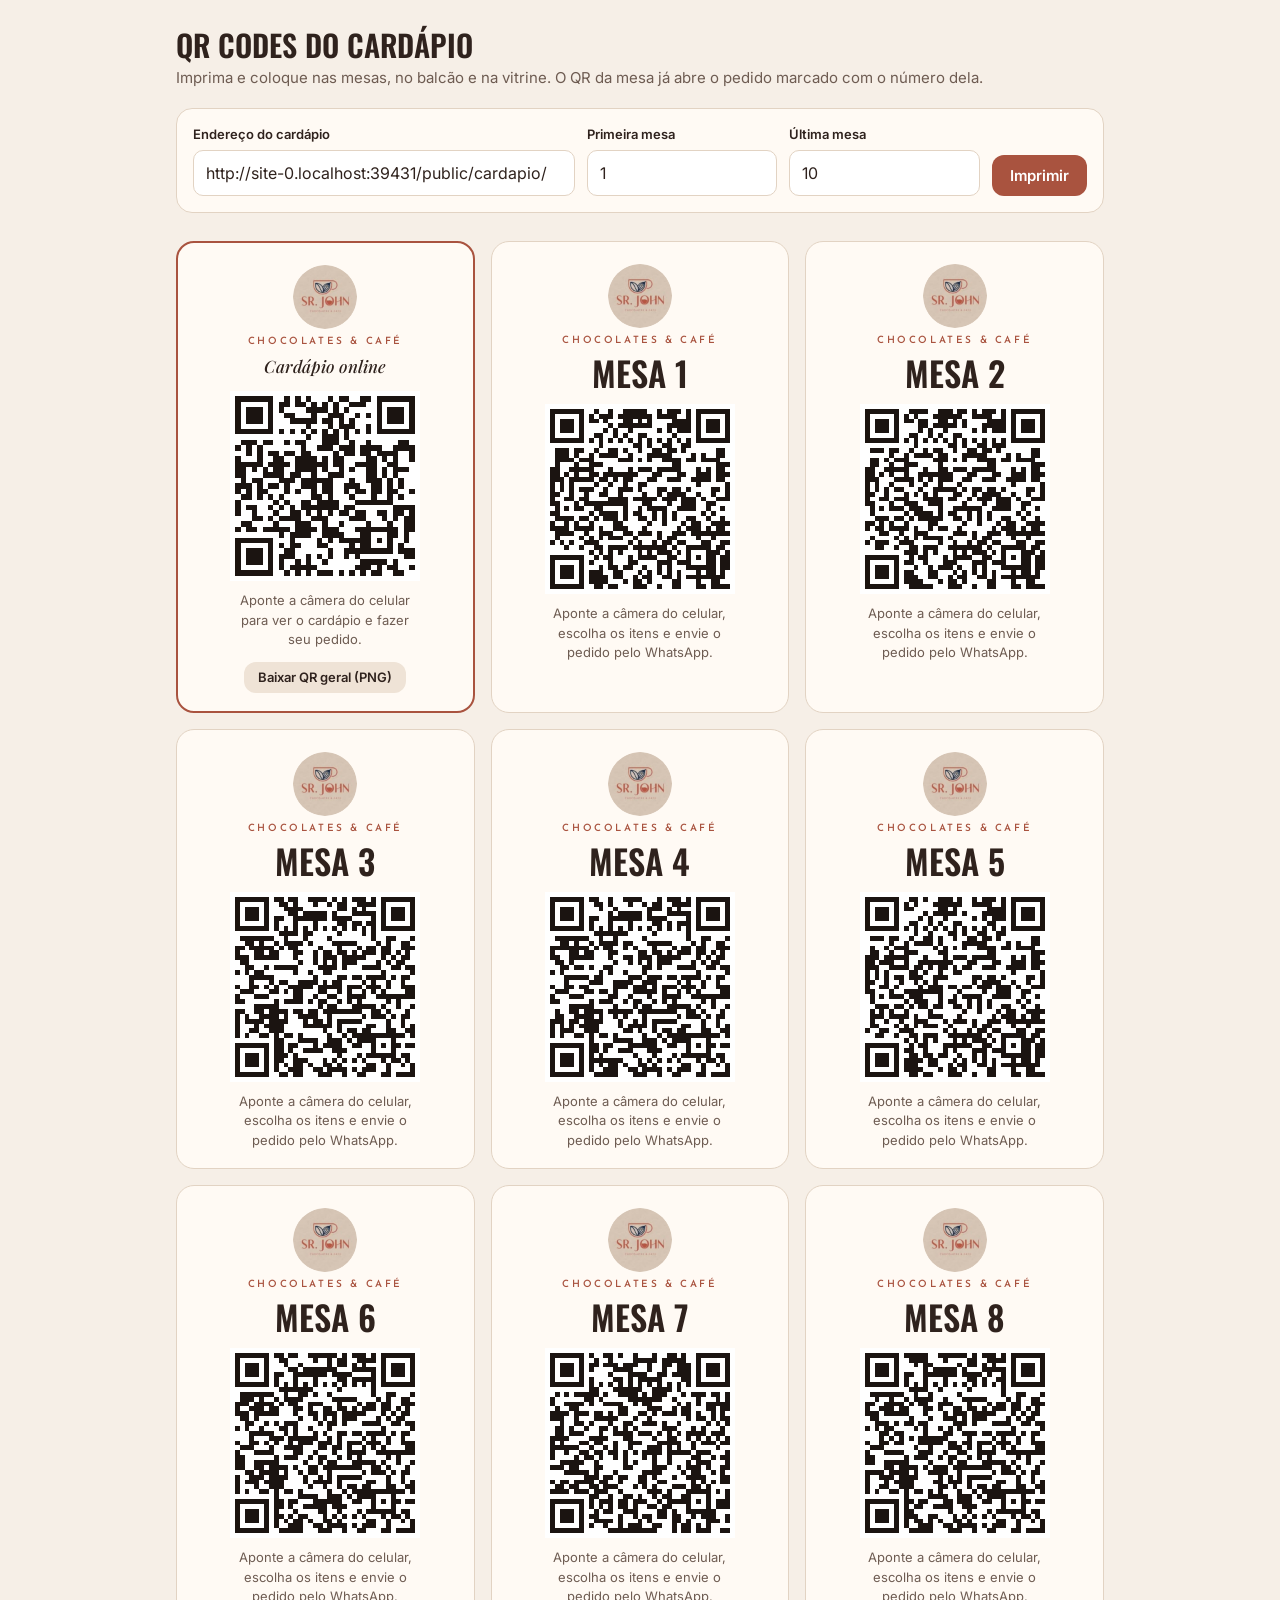
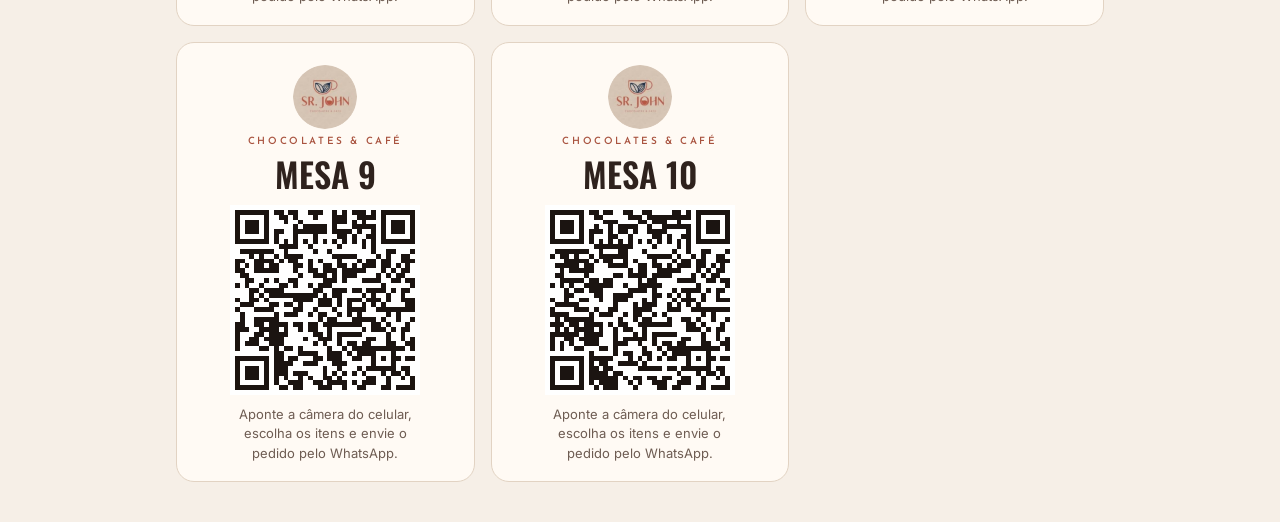
<file: public/qrcodes/index.html>
<!doctype html>
<html lang="pt-BR">
<head>
<meta charset="utf-8">
<meta name="viewport" content="width=device-width, initial-scale=1">
<meta name="robots" content="noindex">
<title>QR Codes · Sr. John</title>
<link rel="icon" href="../img/logo.png">
<link rel="preconnect" href="https://fonts.googleapis.com">
<link rel="preconnect" href="https://fonts.gstatic.com" crossorigin>
<link href="https://fonts.googleapis.com/css2?family=Josefin+Sans:wght@400;600&family=Oswald:wght@600&family=Playfair+Display:ital,wght@0,600;1,500&family=Inter:wght@400;500;600&display=swap" rel="stylesheet">
<style>
  :root { --bg: #f6efe7; --card: #fffaf4; --ink: #2f221d; --soft: #6e5c52; --line: #e2d3c3; --brand: #a9533f; }
  * { box-sizing: border-box; }
  body { margin: 0; background: var(--bg); color: var(--ink); font: 400 15px/1.5 Inter, system-ui, sans-serif; }
  .painel { max-width: 960px; margin: 0 auto; padding: 28px 16px 8px; }
  h1 { font: 600 30px/1.1 Oswald, Impact, sans-serif; text-transform: uppercase; margin: 0 0 6px; }
  .painel > p { color: var(--soft); margin: 0 0 18px; }
  .controles { display: grid; gap: 12px; grid-template-columns: 1fr; background: var(--card); border: 1px solid var(--line); border-radius: 16px; padding: 16px; }
  @media (min-width: 720px) { .controles { grid-template-columns: 2fr 1fr 1fr auto; align-items: end; } }
  label span { display: block; font-weight: 600; font-size: 13px; margin-bottom: 6px; }
  input { width: 100%; font: inherit; font-size: 16px; padding: 10px 12px; border: 1px solid var(--line); border-radius: 10px; background: #fff; color: var(--ink); }
  button { font: 600 15px/1 Inter, sans-serif; border: 0; border-radius: 12px; padding: 13px 18px; cursor: pointer; background: var(--brand); color: #fff; }
  button.sec { background: #efe3d6; color: var(--ink); }
  .alerta { margin-top: 12px; padding: 10px 14px; border-radius: 12px; background: #fff3cd; color: #6b4e00; font-size: 14px; }
  .acoes { display: flex; gap: 8px; flex-wrap: wrap; }

  .folhas { max-width: 960px; margin: 20px auto 40px; padding: 0 16px; display: grid; gap: 16px; grid-template-columns: repeat(auto-fill, minmax(260px, 1fr)); }
  .cartao {
    background: var(--card); border: 1px solid var(--line); border-radius: 18px; padding: 22px 20px 18px;
    text-align: center; display: flex; flex-direction: column; align-items: center; break-inside: avoid;
  }
  .cartao img.logo { width: 64px; height: 64px; border-radius: 50%; }
  .cartao .marca { font: 600 10px/1 "Josefin Sans", sans-serif; letter-spacing: .26em; text-transform: uppercase; color: var(--brand); margin-top: 8px; }
  .cartao .mesa { font: 600 34px/1 Oswald, Impact, sans-serif; text-transform: uppercase; margin: 10px 0 2px; }
  .cartao .titulo { font: italic 500 17px/1.3 "Playfair Display", Georgia, serif; margin: 8px 0 2px; }
  .cartao .qr { width: 190px; margin: 12px 0 10px; }
  .cartao .qr svg { display: block; width: 100%; height: auto; }
  .cartao .instr { font-size: 13px; color: var(--soft); max-width: 24ch; }
  .cartao.geral { border: 2px solid var(--brand); }
  .cartao .baixar { margin-top: 12px; font-size: 13px; padding: 9px 14px; }

  @media print {
    @page { size: A4; margin: 10mm; }
    body { background: #fff; }
    .painel, .baixar { display: none !important; }
    .folhas { margin: 0; padding: 0; max-width: none; grid-template-columns: repeat(2, 1fr); gap: 8mm; }
    .cartao { border: 1px dashed #bbb !important; border-radius: 6mm; background: #fff; padding: 8mm 6mm; height: 128mm; justify-content: center; }
    .cartao .qr { width: 62mm; }
  }
</style>
</head>
<body>
<div class="painel">
  <h1>QR Codes do cardápio</h1>
  <p>Imprima e coloque nas mesas, no balcão e na vitrine. O QR da mesa já abre o pedido marcado com o número dela.</p>
  <div class="controles">
    <label><span>Endereço do cardápio</span><input id="url" type="url" spellcheck="false"></label>
    <label><span>Primeira mesa</span><input id="de" type="number" min="1" max="999" value="1"></label>
    <label><span>Última mesa</span><input id="ate" type="number" min="1" max="999" value="10"></label>
    <div class="acoes"><button type="button" id="imprimir">Imprimir</button></div>
  </div>
  <div class="alerta" id="alerta" hidden>
    Esta página está aberta do computador (arquivo local), então os QR codes apontariam para um arquivo, não para o site.
    Abra esta página já publicada (ex.: <b>seusite.com.br/qrcodes/</b>) ou escreva acima o endereço do cardápio publicado.
  </div>
</div>

<div class="folhas" id="folhas"></div>

<script src="../js/vendor/qrcode-generator.js"></script>
<script src="../js/pix.js"></script>
<script>
  const $ = (s) => document.querySelector(s);
  const esc = (s) => String(s).replace(/[&<>"']/g, (c) => ({ '&': '&amp;', '<': '&lt;', '>': '&gt;', '"': '&quot;', "'": '&#39;' }[c]));
  const padrao = new URL('../cardapio/', location.href).href;
  const local = location.protocol === 'file:';
  let salvo = null;
  try { salvo = localStorage.getItem('srjohn-qr-url'); } catch (e) {}
  $('#url').value = salvo || (local ? '' : padrao);
  if (!local) $('#url').placeholder = padrao; else $('#url').placeholder = 'https://seusite.com.br/cardapio/';

  function link(mesa) {
    const base = $('#url').value.trim();
    if (!base) return '';
    const u = new URL(base);
    if (mesa) u.searchParams.set('mesa', mesa); else u.searchParams.delete('mesa');
    return u.href;
  }

  function cartao(mesa) {
    const url = link(mesa);
    const qr = url ? qrSVG(url, { margem: 1, nivel: 'Q', titulo: mesa ? `QR Code da mesa ${mesa}` : 'QR Code do cardápio' }) : '<p style="color:#a9533f">Informe o endereço</p>';
    return `<div class="cartao${mesa ? '' : ' geral'}">
      <img class="logo" src="../img/logo.png" alt="Sr. John">
      <div class="marca">Chocolates &amp; Café</div>
      ${mesa ? `<div class="mesa">Mesa ${esc(mesa)}</div>` : '<div class="titulo">Cardápio online</div>'}
      <div class="qr">${qr}</div>
      <div class="instr">${mesa ? 'Aponte a câmera do celular, escolha os itens e envie o pedido pelo WhatsApp.' : 'Aponte a câmera do celular para ver o cardápio e fazer seu pedido.'}</div>
      ${mesa ? '' : `<button class="sec baixar" type="button" id="baixar">Baixar QR geral (PNG)</button>`}
    </div>`;
  }

  function montar() {
    let url = $('#url').value.trim();
    let valido = true;
    try { if (url) new URL(url); } catch (e) { valido = false; }
    $('#alerta').hidden = !(local && (!url || url.startsWith('file:')));
    if (!valido) { $('#folhas').innerHTML = '<p>Endereço inválido. Use algo como https://seusite.com.br/cardapio/</p>'; return; }
    const de = Math.max(1, Math.min(999, Number($('#de').value) || 1));
    const ate = Math.max(de, Math.min(de + 99, Number($('#ate').value) || de));
    let html = cartao(null);
    for (let m = de; m <= ate; m++) html += cartao(String(m));
    $('#folhas').innerHTML = html;
    const b = $('#baixar');
    if (b) b.addEventListener('click', baixarPNG);
  }

  // PNG grande do QR geral (para stories, artes, cardápio impresso)
  function baixarPNG() {
    const url = link(null);
    if (!url) return;
    const qr = qrcode(0, 'Q'); qr.addData(url); qr.make();
    const n = qr.getModuleCount(), m = 2, tam = 1200, cel = Math.floor(tam / (n + m * 2)), lado = cel * (n + m * 2);
    const c = document.createElement('canvas'); c.width = c.height = lado;
    const g = c.getContext('2d');
    g.fillStyle = '#fff'; g.fillRect(0, 0, lado, lado); g.fillStyle = '#1b1411';
    for (let r = 0; r < n; r++) for (let k = 0; k < n; k++) if (qr.isDark(r, k)) g.fillRect((k + m) * cel, (r + m) * cel, cel, cel);
    const a = document.createElement('a'); a.href = c.toDataURL('image/png'); a.download = 'qrcode-cardapio-sr-john.png'; a.click();
  }

  ['url', 'de', 'ate'].forEach((id) => $('#' + id).addEventListener('input', () => {
    if (id === 'url') { try { localStorage.setItem('srjohn-qr-url', $('#url').value.trim()); } catch (e) {} }
    montar();
  }));
  $('#imprimir').addEventListener('click', () => print());
  montar();
</script>
</body>
</html>
</file>
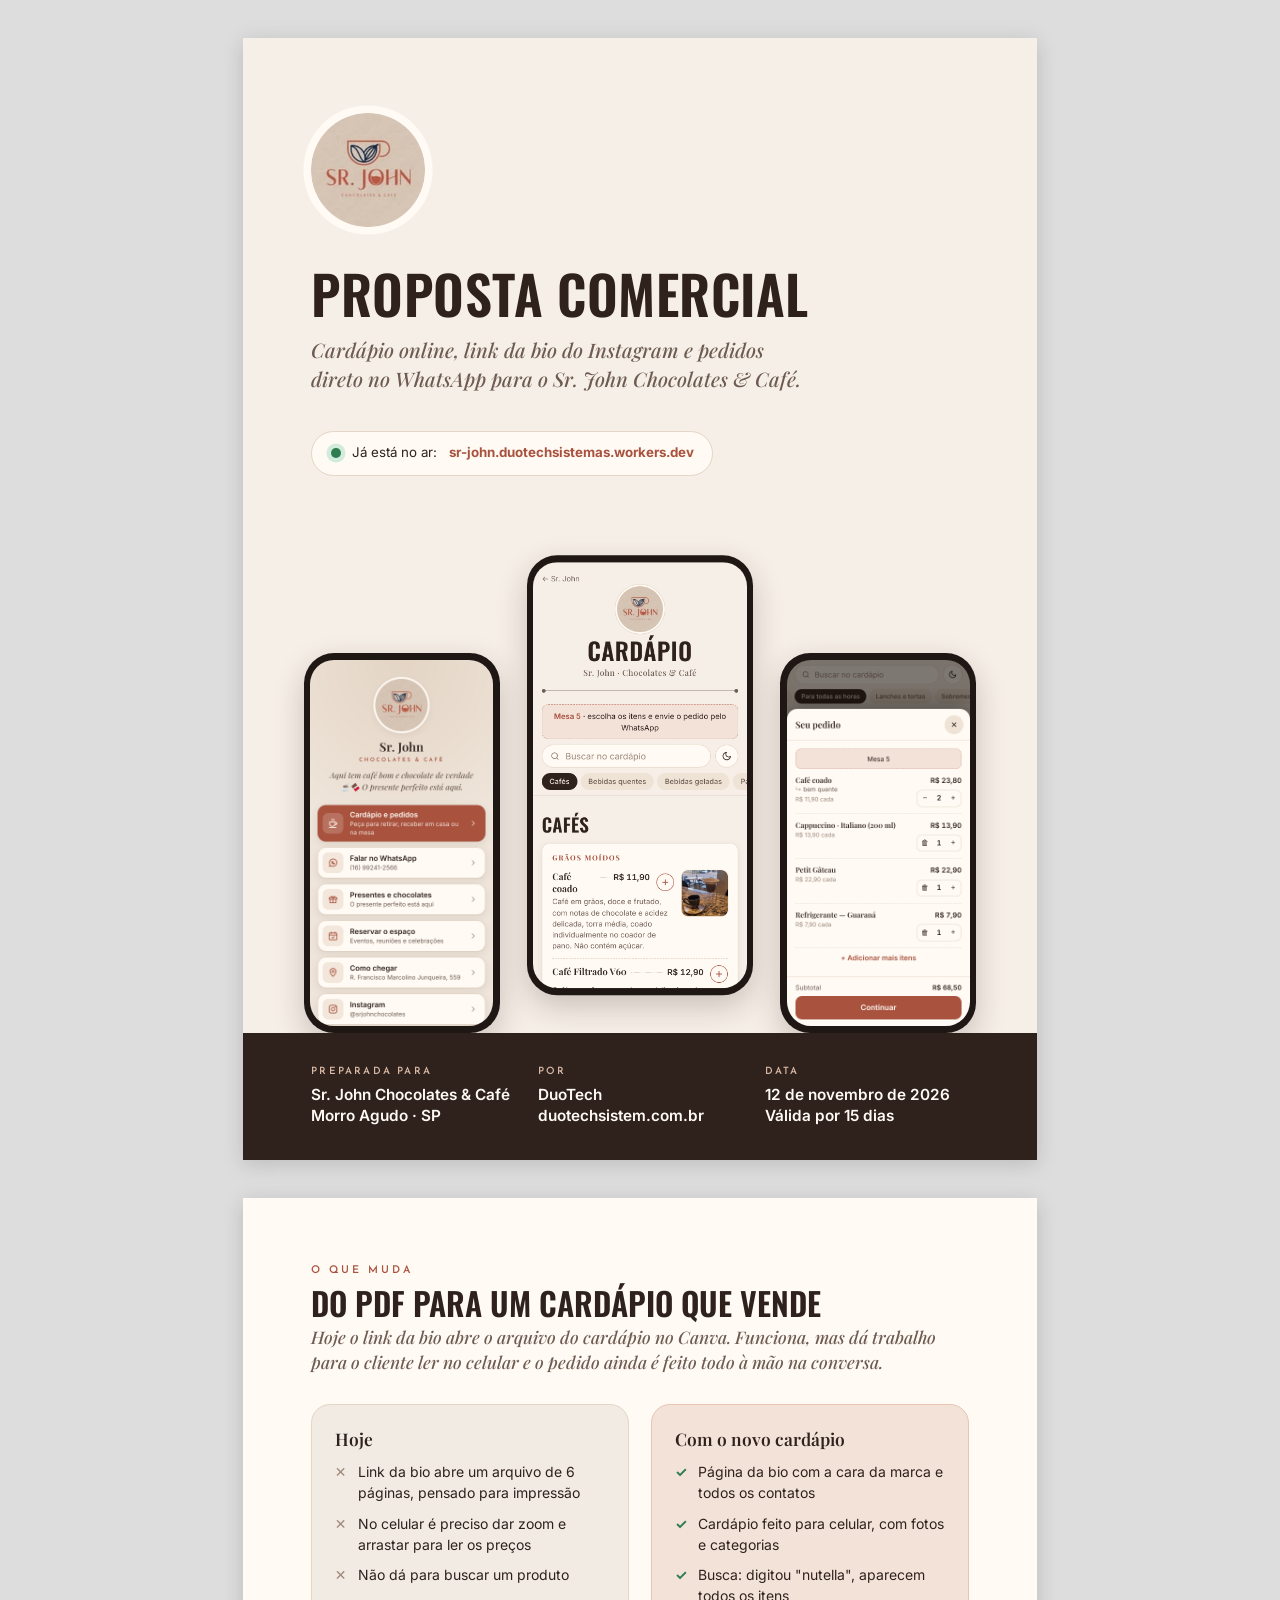
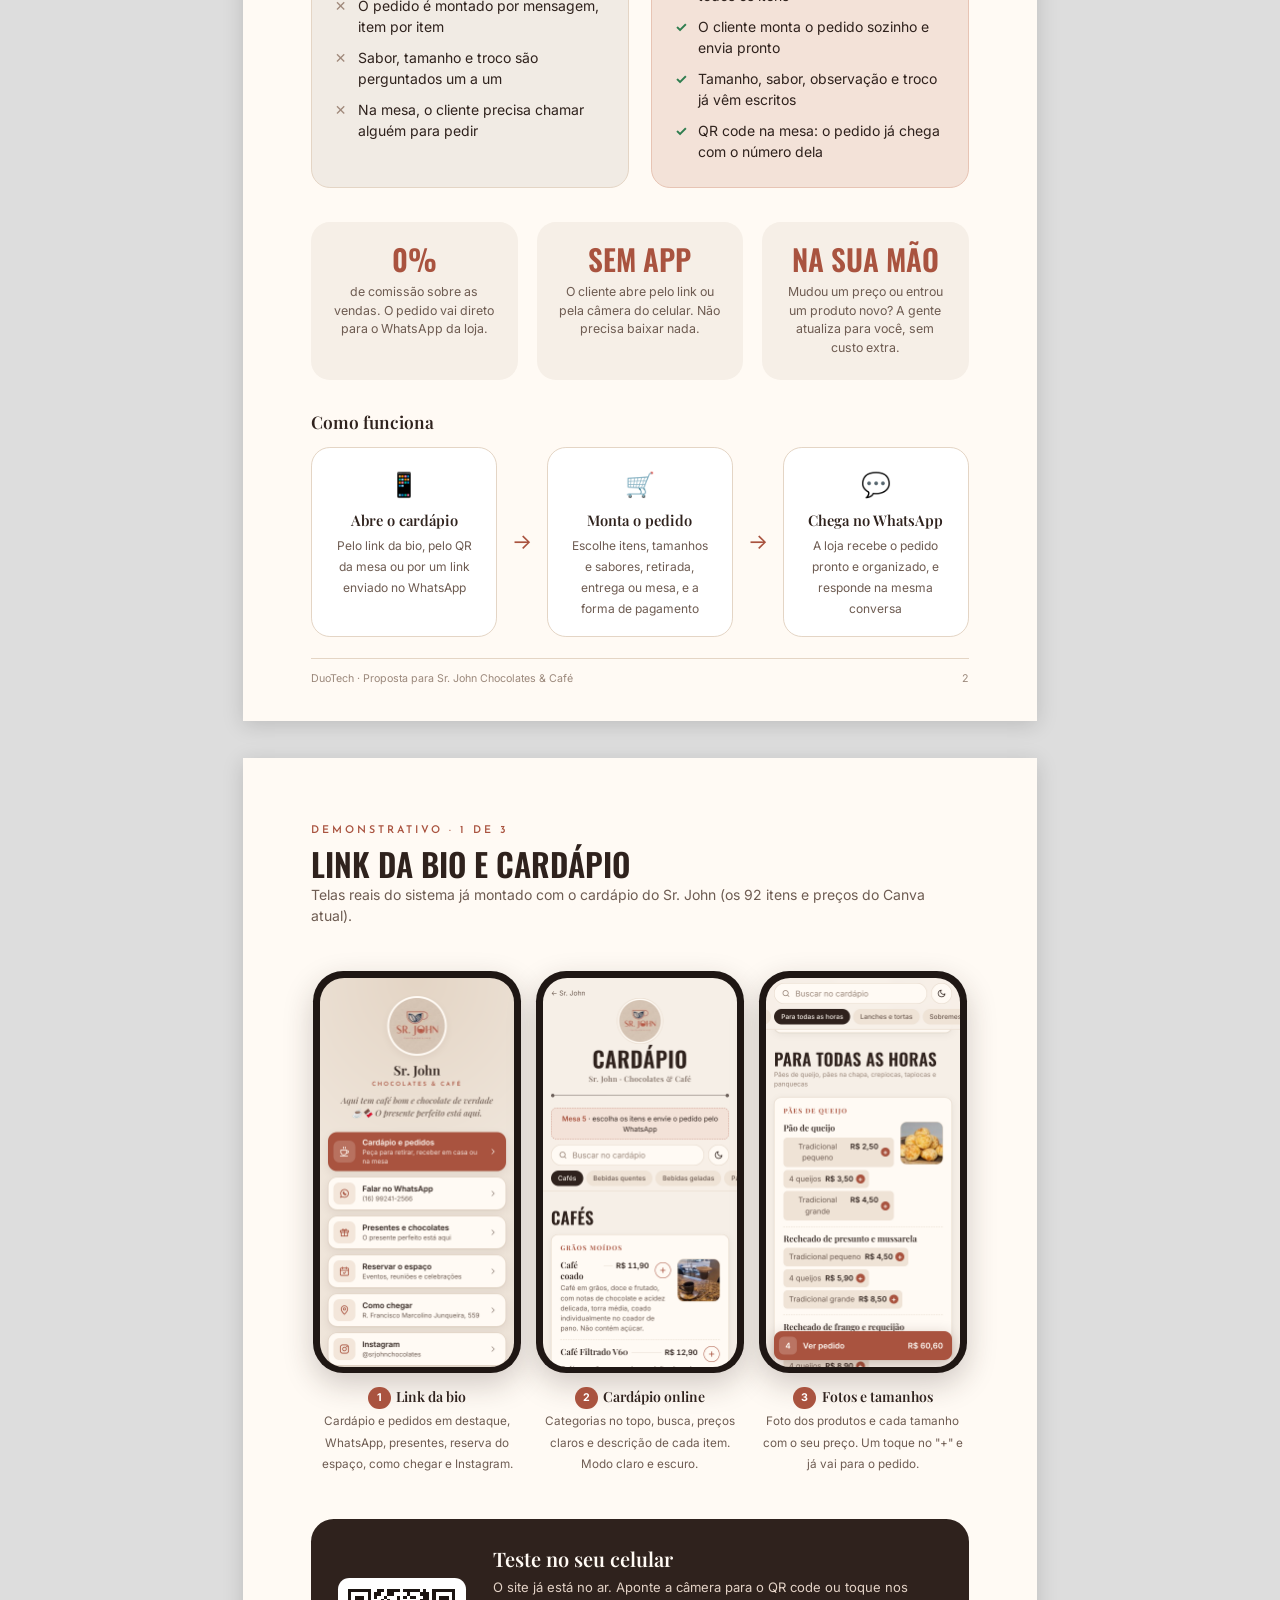
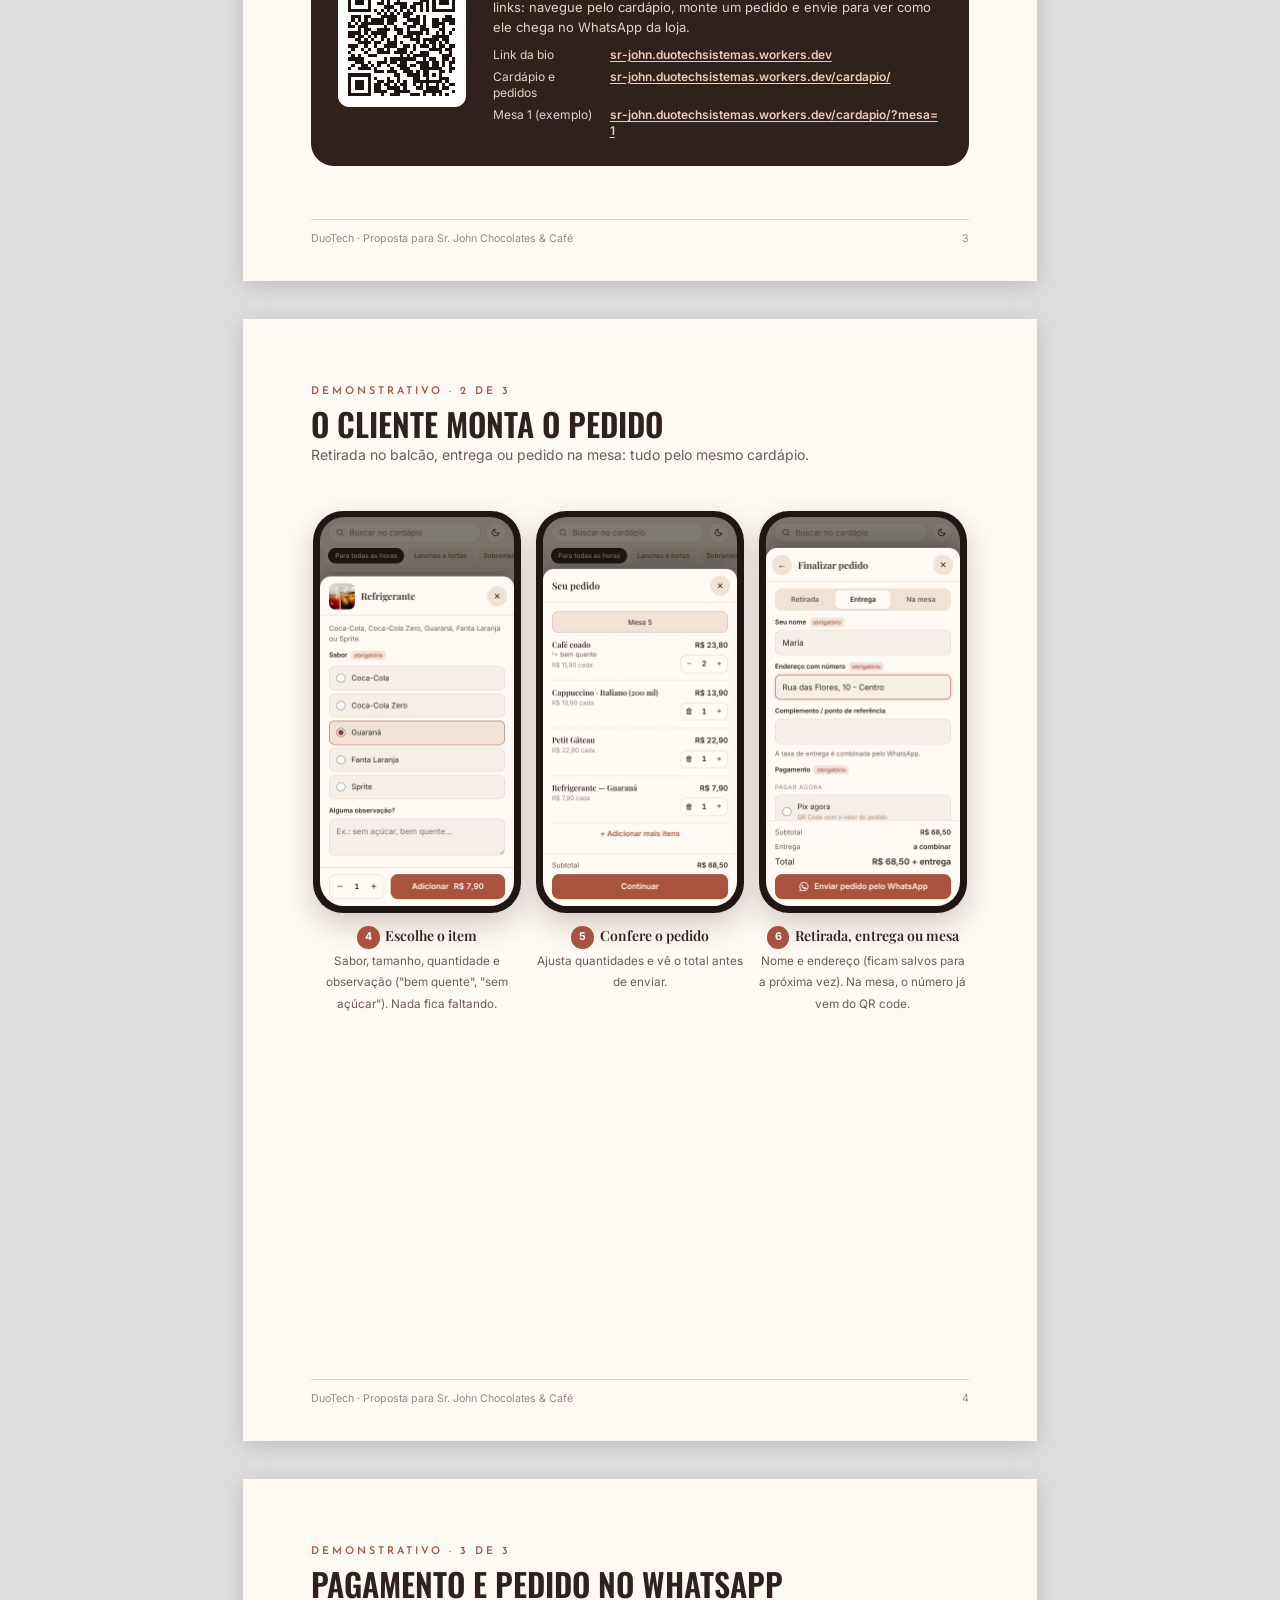
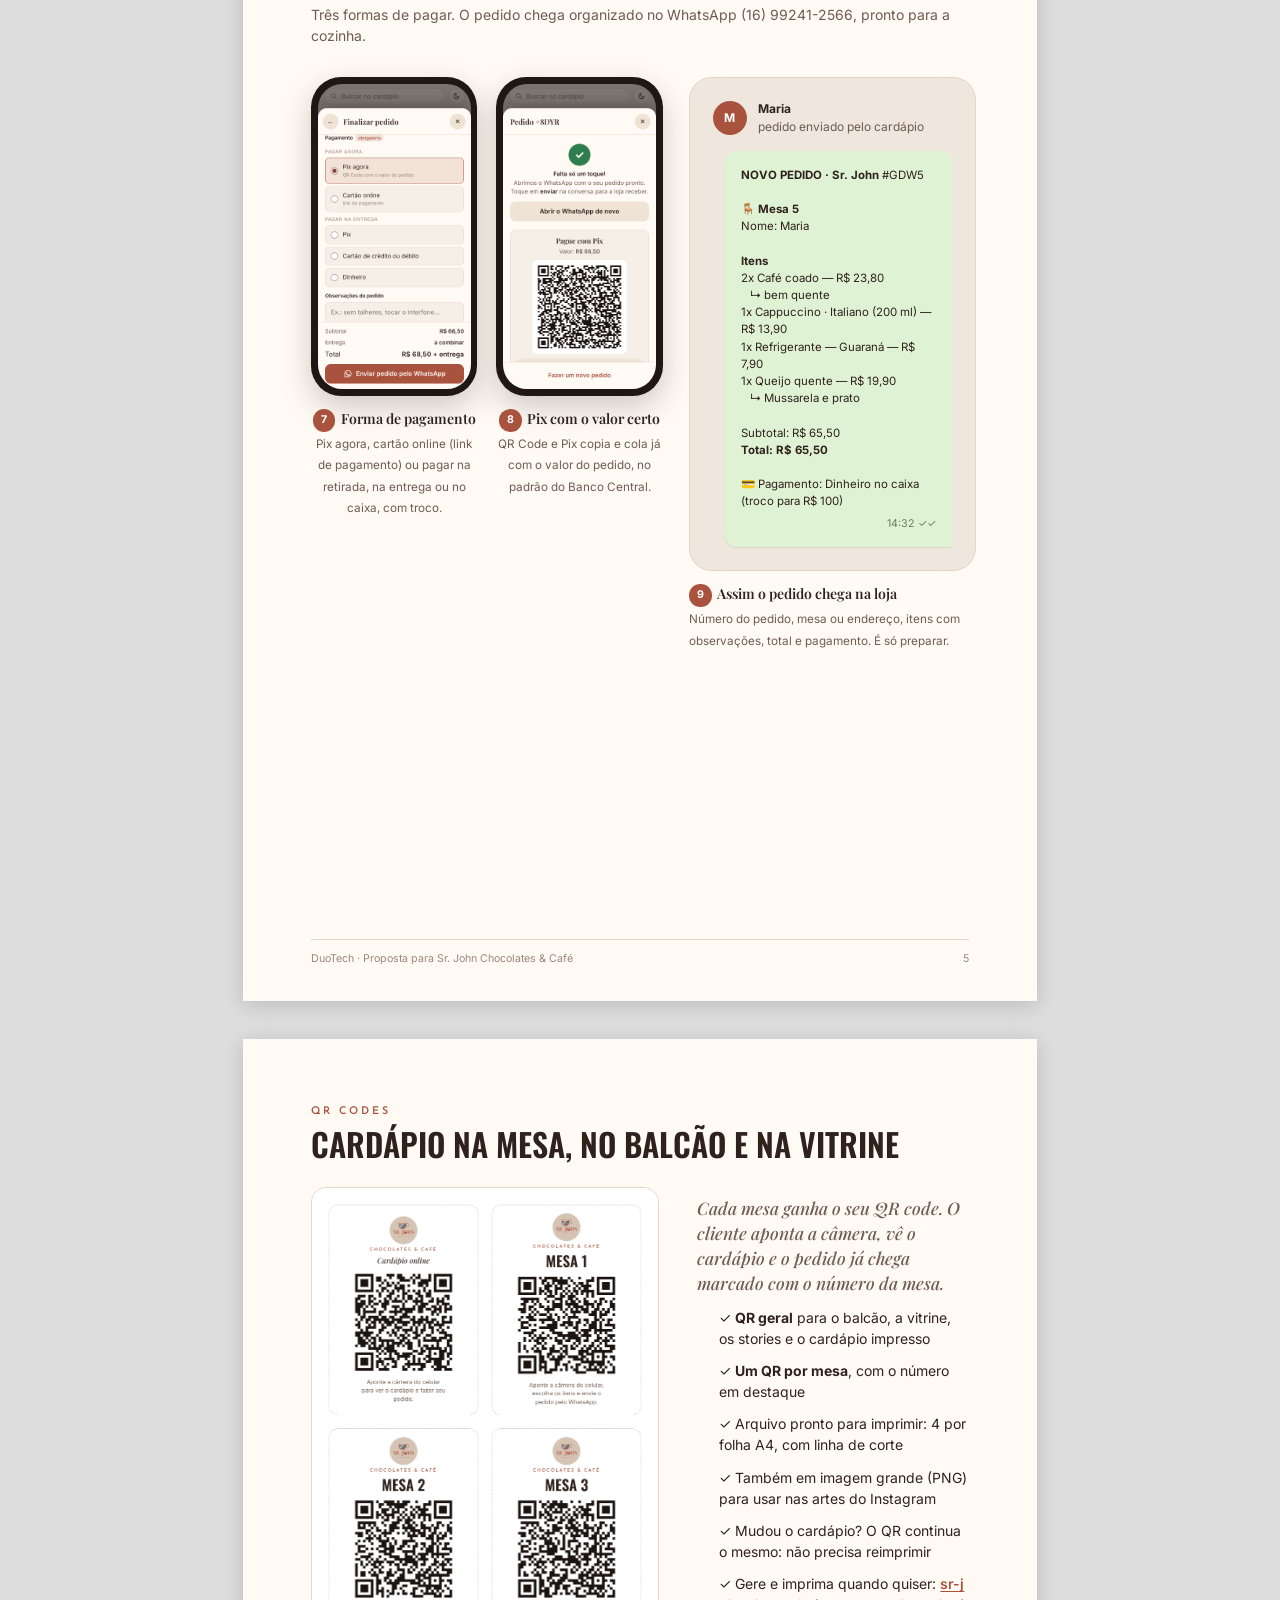
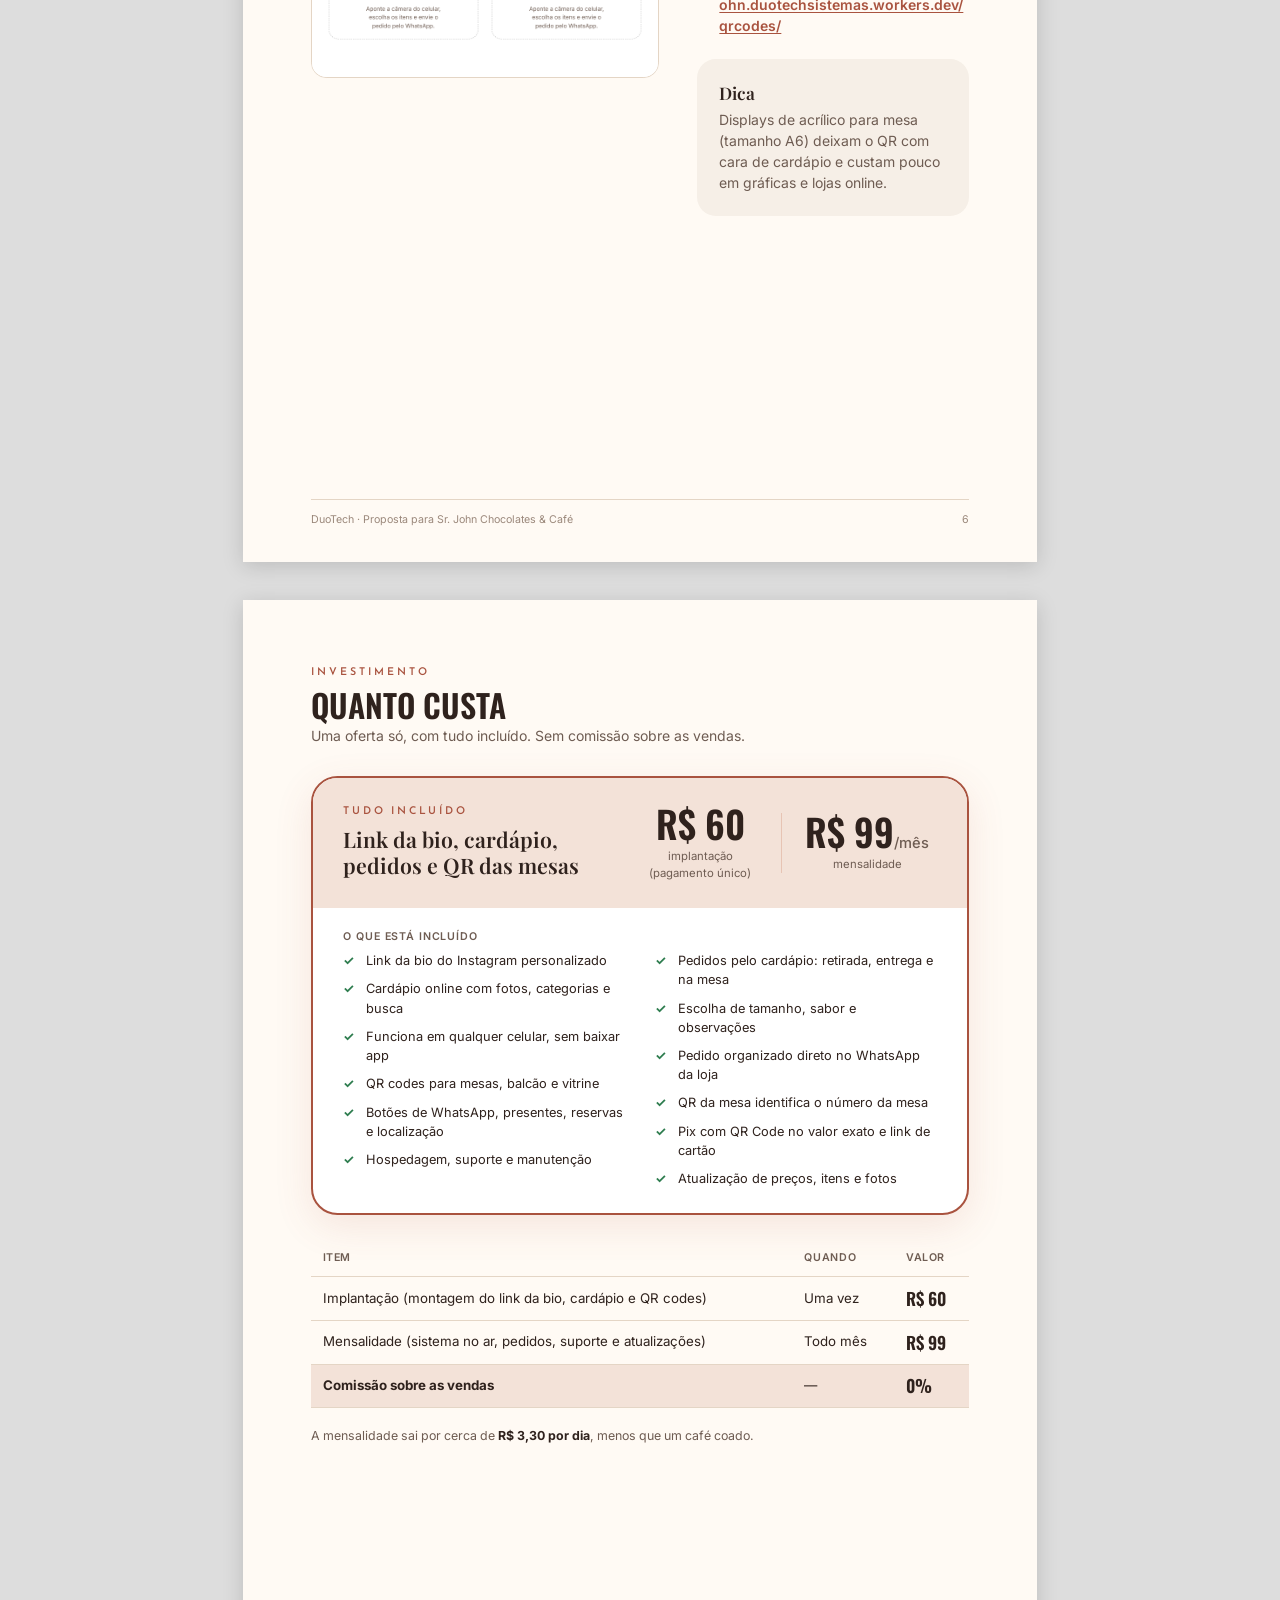
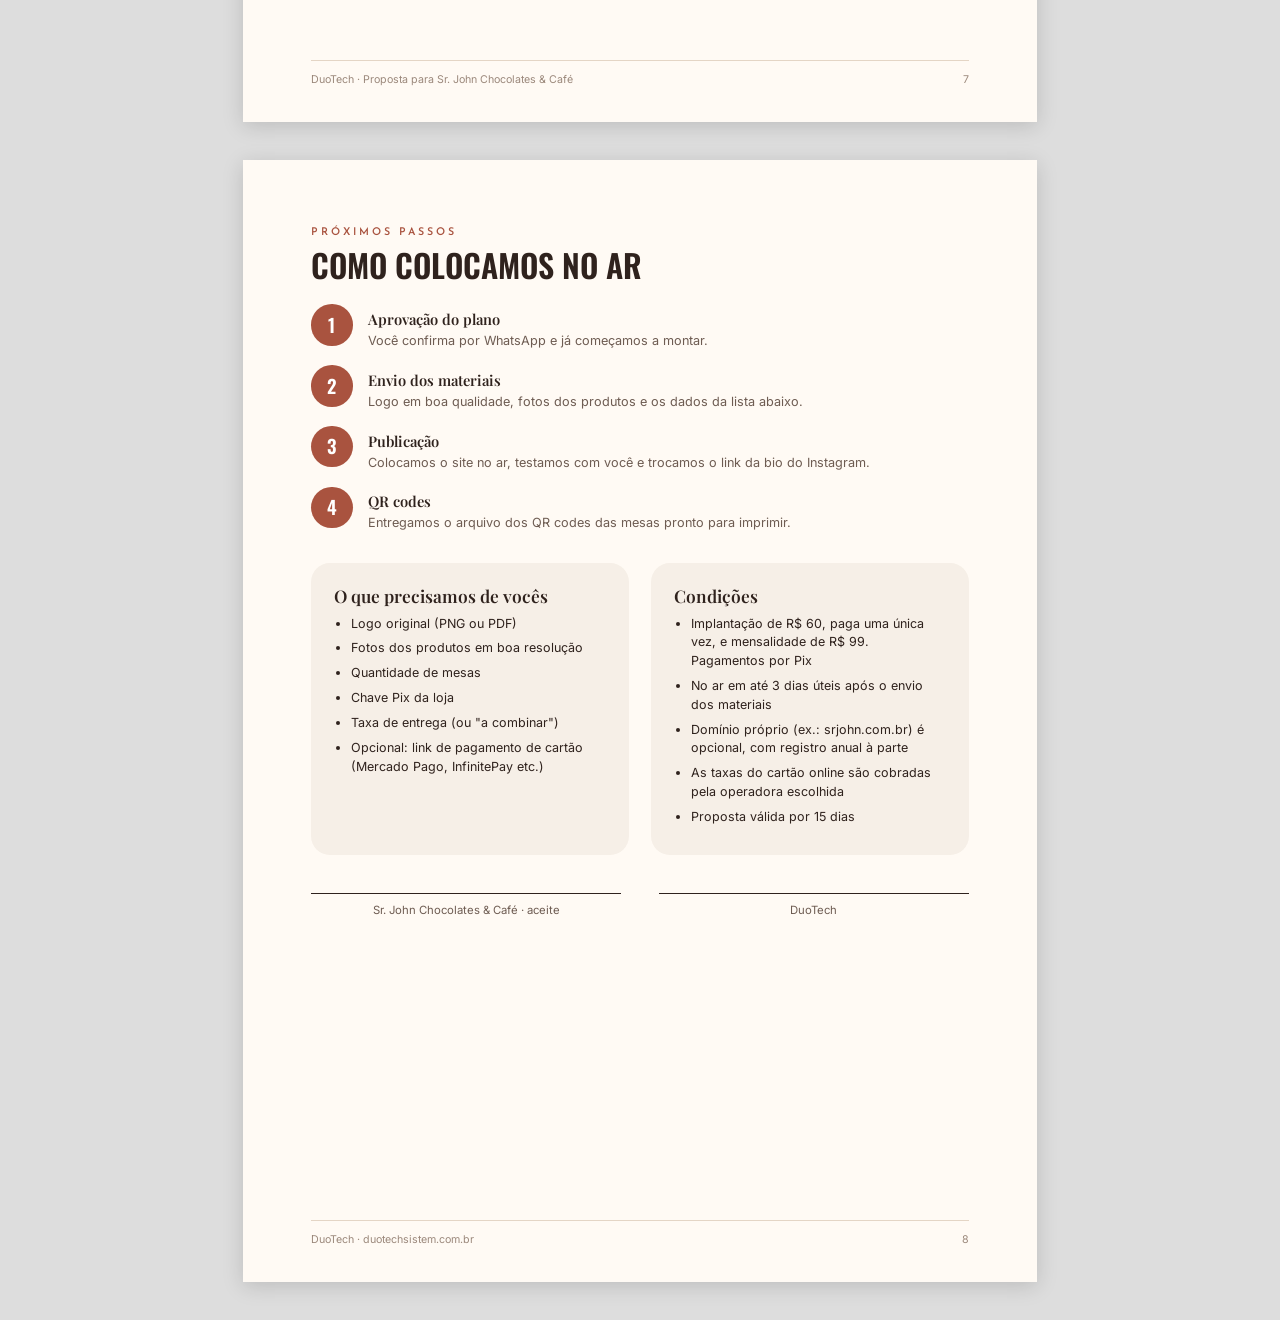
<file: docs/proposta/proposta.html>
<!doctype html>
<html lang="pt-BR">
<head>
<meta charset="utf-8">
<title>Proposta comercial · Sr. John Chocolates & Café</title>
<link rel="preconnect" href="https://fonts.googleapis.com">
<link rel="preconnect" href="https://fonts.gstatic.com" crossorigin>
<link href="https://fonts.googleapis.com/css2?family=Josefin+Sans:wght@400;600&family=Oswald:wght@500;600&family=Playfair+Display:ital,wght@0,600;0,700;1,500&family=Inter:wght@400;500;600;700&display=swap" rel="stylesheet">
<style>
  @page { size: A4; margin: 0; }
  :root {
    --bg: #f6efe7; --card: #fffaf4; --ink: #2f221d; --soft: #6e5c52; --faint: #9b887b;
    --line: #e4d5c5; --brand: #a9533f; --brand-soft: #f3e2d8; --navy: #22324c; --ok: #2e7d4f;
  }
  * { box-sizing: border-box; }
  html, body { margin: 0; padding: 0; }
  body { font: 400 10.5pt/1.5 Inter, system-ui, sans-serif; color: var(--ink); background: #ddd; -webkit-print-color-adjust: exact; print-color-adjust: exact; }
  .pagina {
    width: 210mm; height: 297mm; position: relative; overflow: hidden;
    background: var(--card); padding: 18mm 18mm 16mm; page-break-after: always; break-after: page;
    margin: 0 auto;
  }
  .pagina:last-child { page-break-after: auto; break-after: auto; }
  @media screen { .pagina { margin: 10mm auto; box-shadow: 0 4px 20px rgba(0,0,0,.15); } }

  .rodape {
    position: absolute; left: 18mm; right: 18mm; bottom: 9mm; display: flex; justify-content: space-between;
    font-size: 8pt; color: var(--faint); border-top: 1px solid var(--line); padding-top: 3mm;
  }
  .eyebrow { font: 600 8pt/1 "Josefin Sans", sans-serif; letter-spacing: .28em; text-transform: uppercase; color: var(--brand); }
  h1 { font: 600 34pt/1.02 Oswald, Impact, sans-serif; text-transform: uppercase; margin: 3mm 0 0; letter-spacing: .01em; }
  h2 { font: 600 24pt/1.05 Oswald, Impact, sans-serif; text-transform: uppercase; margin: 2.5mm 0 1mm; }
  h3 { font: 600 13pt/1.25 "Playfair Display", Georgia, serif; margin: 0 0 1.5mm; }
  p { margin: 0 0 3mm; }
  .lead { font: italic 500 13pt/1.45 "Playfair Display", Georgia, serif; color: var(--soft); }
  .soft { color: var(--soft); }

  /* ---------- capa ---------- */
  .capa { background: var(--bg); padding: 0; display: grid; grid-template-rows: auto 1fr auto; }
  .capa-topo { padding: 20mm 18mm 0; }
  .capa-logo { width: 30mm; height: 30mm; border-radius: 50%; box-shadow: 0 0 0 2mm var(--card); }
  .capa h1 { font-size: 40pt; margin-top: 9mm; }
  .capa .lead { font-size: 15pt; margin-top: 4mm; max-width: 130mm; }
  .capa-fones { display: flex; justify-content: center; align-items: flex-end; gap: 7mm; padding: 4mm 0 0; }
  .capa-fones .fone:nth-child(2) { transform: translateY(-10mm); }
  .capa-base {
    background: var(--ink); color: var(--card); padding: 9mm 18mm; display: grid; grid-template-columns: 1fr 1fr 1fr; gap: 6mm;
  }
  .capa-base small { display: block; font: 600 7.5pt/1 "Josefin Sans", sans-serif; letter-spacing: .22em; text-transform: uppercase; color: #d9b9a5; margin-bottom: 2mm; }
  .capa-base b { font: 600 11.5pt/1.3 Inter, sans-serif; }

  /* ---------- telefones ---------- */
  .fone {
    width: 52mm; border-radius: 8mm; padding: 1.8mm; background: #1f1714; flex: none;
    box-shadow: 0 3mm 8mm rgba(47, 34, 29, .22);
  }
  .fone img { display: block; width: 100%; border-radius: 6.4mm; }
  .fone.g { width: 60mm; }
  .tela { display: flex; flex-direction: column; align-items: center; gap: 3.5mm; }
  .tela figcaption { text-align: center; max-width: 54mm; }
  .tela figcaption b { display: block; font: 600 10.5pt/1.3 "Playfair Display", Georgia, serif; }
  .tela figcaption span { font-size: 8.8pt; color: var(--soft); }
  .num {
    display: inline-grid; place-items: center; width: 6mm; height: 6mm; border-radius: 50%;
    background: var(--brand); color: #fff; font: 700 8pt/1 Inter, sans-serif; margin-right: 1.5mm; vertical-align: 1px;
  }
  .tela figcaption .num { color: #fff; font-size: 8pt; display: inline-grid; }
  .telas { display: flex; justify-content: space-between; margin-top: 12mm; }
  .telas .fone { width: 55mm; }
  .telas .tela figcaption { max-width: 56mm; }
  .fluxo { display: grid; grid-template-columns: 1fr auto 1fr auto 1fr; align-items: stretch; gap: 4mm; margin-top: 10mm; }
  .fluxo .etapa { background: #fff; border: 1px solid var(--line); border-radius: 5mm; padding: 5mm; text-align: center; }
  .fluxo .etapa b { display: block; font: 600 11pt/1.3 "Playfair Display", Georgia, serif; margin: 2mm 0 1mm; }
  .fluxo .etapa span { font-size: 9pt; color: var(--soft); }
  .fluxo .ic { font-size: 18pt; }
  .fluxo .seta { color: var(--brand); font-size: 16pt; align-self: center; }
  figure { margin: 0; }

  /* ---------- hoje x novo ---------- */
  .comparar { display: grid; grid-template-columns: 1fr 1fr; gap: 6mm; margin-top: 8mm; }
  .bloco { border-radius: 5mm; padding: 6mm 6mm 4mm; }
  .bloco.hoje { background: #f1ebe4; border: 1px solid var(--line); }
  .bloco.novo { background: var(--brand-soft); border: 1px solid #e7c4b4; }
  .bloco h3 { display: flex; align-items: center; gap: 2mm; }
  ul.lista { list-style: none; padding: 0; margin: 3mm 0 0; }
  ul.lista li { position: relative; padding-left: 6mm; margin-bottom: 2.6mm; }
  ul.lista li::before { position: absolute; left: 0; top: 0; font-weight: 700; }
  .hoje ul.lista li::before { content: "✕"; color: #a0897b; }
  .novo ul.lista li::before, .plano ul.lista li::before { content: "✓"; color: var(--ok); }
  .destaques { display: grid; grid-template-columns: repeat(3, 1fr); gap: 5mm; margin-top: 9mm; }
  .destaque { background: var(--bg); border-radius: 5mm; padding: 6mm 5mm; text-align: center; }
  .destaque .big { font: 600 22pt/1 Oswald, Impact, sans-serif; color: var(--brand); text-transform: uppercase; }
  .destaque p { margin: 2.5mm 0 0; font-size: 9.3pt; color: var(--soft); }

  /* ---------- whatsapp ---------- */
  .duas { display: grid; grid-template-columns: auto 1fr; gap: 10mm; align-items: start; margin-top: 7mm; }
  .chat { background: #efe7de; border-radius: 6mm; padding: 6mm; border: 1px solid var(--line); }
  .chat-topo { display: flex; align-items: center; gap: 3mm; margin-bottom: 4mm; font-size: 9pt; color: var(--soft); }
  .chat-topo .av { width: 9mm; height: 9mm; border-radius: 50%; background: var(--brand); color: #fff; display: grid; place-items: center; font-weight: 700; }
  .balao {
    background: #dff3d4; border-radius: 3.5mm 3.5mm 0.8mm 3.5mm; padding: 4mm 4.5mm; margin-left: 6mm;
    font: 9.3pt/1.5 Inter, sans-serif; white-space: pre-wrap; box-shadow: 0 1px 1px rgba(0,0,0,.08);
  }
  .balao .h { color: #6b7d63; font-size: 8pt; text-align: right; margin-top: 1.5mm; }

  .p5 { display: grid; grid-template-columns: 1fr 76mm; gap: 7mm; margin-top: 8mm; align-items: start; }
  .p5-fones { display: flex; gap: 5mm; }
  .p5-fones .fone { width: 44mm; }
  .p5-fones figcaption { max-width: 46mm; }
  .p5-chat { align-items: stretch; }
  .p5-chat .balao { font-size: 8.6pt; margin-left: 3mm; }
  .p5-chat figcaption { text-align: left; }

  .demo-box { display: grid; grid-template-columns: 34mm 1fr; gap: 7mm; align-items: center; margin-top: 12mm;
    background: var(--ink); color: var(--card); border-radius: 6mm; padding: 7mm; }
  .demo-box .qr { background: #fff; border-radius: 3mm; padding: 2mm; }
  .demo-box .qr svg { display: block; width: 100%; height: auto; }
  .demo-box h3 { color: var(--card); font-size: 15pt; margin-bottom: 2mm; }
  .demo-box p { color: #e3d2c6; margin: 0 0 2.5mm; font-size: 9.8pt; }
  .demo-box .url { font: 600 9.5pt/1.3 Inter, sans-serif; color: #f3c9b7; word-break: break-all; }
  .links-no-ar { display: grid; gap: 1.6mm; margin-top: 1mm; }
  .links-no-ar a { display: grid; grid-template-columns: 28mm 1fr; gap: 3mm; text-decoration: none; font-size: 9pt; line-height: 1.35; }
  .links-no-ar a span { color: #e3d2c6; }
  .links-no-ar a b { color: #f3c9b7; font-weight: 600; word-break: break-all; text-decoration: underline; text-underline-offset: 2px; }
  .no-ar { display: inline-flex; align-items: center; gap: 3mm; margin-top: 7mm; padding: 3mm 5mm; border-radius: 99px;
    background: var(--card); border: 1px solid var(--line); font-size: 10pt; color: var(--ink); text-decoration: none; }
  .no-ar i { width: 2.6mm; height: 2.6mm; border-radius: 50%; background: var(--ok); box-shadow: 0 0 0 1.2mm #d3ebdc; }
  .no-ar b { color: var(--brand); }
  .link-ql { color: var(--brand); font-weight: 600; text-decoration: underline; text-underline-offset: 2px; word-break: break-all; }
  .resumo { width: 100%; border-collapse: collapse; margin-top: 7mm; font-size: 10pt; }
  .resumo th, .resumo td { padding: 3mm; border-bottom: 1px solid var(--line); text-align: left; }
  .resumo th { font: 600 8pt/1.2 Inter, sans-serif; text-transform: uppercase; letter-spacing: .06em; color: var(--soft); }
  .resumo td.v { font: 600 13pt/1 Oswald, Impact, sans-serif; white-space: nowrap; }
  .resumo tr.rec td { background: var(--brand-soft); }

  .oferta { border: 2px solid var(--brand); border-radius: 7mm; background: #fff; margin-top: 8mm; overflow: hidden;
    box-shadow: 0 3mm 10mm rgba(169, 83, 63, .12); }
  .oferta-topo { display: grid; grid-template-columns: 1fr auto auto; gap: 6mm; align-items: center; padding: 7mm 8mm; background: var(--brand-soft); }
  .oferta-topo .nome { font: 600 8pt/1 "Josefin Sans", sans-serif; letter-spacing: .26em; text-transform: uppercase; color: var(--brand); }
  .oferta-topo h3 { font-size: 16pt; margin: 2mm 0 0; }
  .valor { text-align: center; padding: 0 2mm; }
  .valor .n { font: 600 28pt/1 Oswald, Impact, sans-serif; }
  .valor .n small { font: 500 11pt/1 Inter, sans-serif; color: var(--soft); }
  .valor .l { font-size: 8.5pt; color: var(--soft); margin-top: 1.5mm; }
  .valor + .valor { border-left: 1px solid #e7c4b4; padding-left: 6mm; }
  .oferta-corpo { display: grid; grid-template-columns: 1fr 1fr; gap: 0 8mm; padding: 6mm 8mm 4mm; }
  .oferta-corpo h4 { grid-column: 1 / -1; margin: 0 0 2mm; font: 600 8pt/1.2 Inter, sans-serif; text-transform: uppercase; letter-spacing: .08em; color: var(--soft); }
  .oferta-corpo ul.lista { margin: 0; }
  .oferta-corpo ul.lista li { font-size: 9.6pt; margin-bottom: 2.4mm; }
  .oferta-corpo ul.lista li::before { content: "✓"; color: var(--ok); }

  /* ---------- planos ---------- */
  .planos { display: grid; grid-template-columns: 1fr 1fr; gap: 6mm; margin-top: 8mm; }
  .plano { border: 1.5px solid var(--line); border-radius: 6mm; padding: 7mm 6mm 5mm; background: #fff; position: relative; }
  .plano.rec { border-color: var(--brand); box-shadow: 0 3mm 10mm rgba(169, 83, 63, .14); }
  .selo { position: absolute; top: -3.4mm; right: 6mm; background: var(--brand); color: #fff; font: 700 7.5pt/1 Inter, sans-serif; letter-spacing: .08em; text-transform: uppercase; padding: 2mm 3mm; border-radius: 2mm; }
  .plano .nome { font: 600 8pt/1 "Josefin Sans", sans-serif; letter-spacing: .26em; text-transform: uppercase; color: var(--brand); }
  .plano .preco { font: 600 30pt/1 Oswald, Impact, sans-serif; margin: 3mm 0 1mm; }
  .plano .preco small { font: 500 11pt/1 Inter, sans-serif; color: var(--soft); }
  .plano .para { font-size: 9.3pt; color: var(--soft); margin-bottom: 3mm; min-height: 11mm; }
  .plano ul.lista li { font-size: 9.5pt; margin-bottom: 2mm; }
  .plano .mais { font-weight: 600; margin: 3mm 0 1mm; font-size: 9.5pt; }

  table.tab { width: 100%; border-collapse: collapse; margin-top: 7mm; font-size: 9.2pt; }
  .tab th, .tab td { padding: 2.2mm 3mm; border-bottom: 1px solid var(--line); text-align: left; }
  .tab th { font: 600 8pt/1.2 Inter, sans-serif; text-transform: uppercase; letter-spacing: .06em; color: var(--soft); }
  .tab td.c, .tab th.c { text-align: center; width: 27mm; }
  .tab .s { color: var(--ok); font-weight: 700; }
  .tab .n { color: #c3b2a5; }
  .tab th.rec { color: var(--brand); }

  /* ---------- próximos passos ---------- */
  .passos { counter-reset: p; display: grid; gap: 4mm; margin-top: 6mm; }
  .passo { display: grid; grid-template-columns: 11mm 1fr; gap: 4mm; align-items: start; }
  .passo::before {
    counter-increment: p; content: counter(p); width: 11mm; height: 11mm; border-radius: 50%;
    background: var(--brand); color: #fff; display: grid; place-items: center; font: 600 14pt/1 Oswald, sans-serif;
  }
  .passo b { display: block; font: 600 11pt/1.3 "Playfair Display", Georgia, serif; margin-top: 1.5mm; }
  .passo span { color: var(--soft); font-size: 9.5pt; }
  .grade2 { display: grid; grid-template-columns: 1fr 1fr; gap: 6mm; margin-top: 8mm; }
  .caixa { background: var(--bg); border-radius: 5mm; padding: 6mm; }
  .caixa ul { margin: 2mm 0 0; padding-left: 4.5mm; }
  .caixa li { margin-bottom: 1.6mm; font-size: 9.4pt; }
  .assina { margin-top: 10mm; display: flex; justify-content: space-between; align-items: flex-end; gap: 10mm; }
  .assina .linha { flex: 1; border-top: 1px solid var(--ink); padding-top: 2mm; font-size: 8.5pt; color: var(--soft); text-align: center; }
  .qr-img { width: 100%; border-radius: 4mm; border: 1px solid var(--line); display: block; }
</style>
</head>
<body>

<!-- ============================== 1. CAPA ============================== -->
<section class="pagina capa">
  <div class="capa-topo">
    <img class="capa-logo" src="../../public/img/logo.png" alt="">
    <h1>Proposta comercial</h1>
    <p class="lead">Cardápio online, link da bio do Instagram e pedidos direto no WhatsApp para o Sr. John Chocolates &amp; Café.</p>
    <a class="no-ar" href="https://sr-john.duotechsistemas.workers.dev/"><i></i>Já está no ar: <b>sr-john.duotechsistemas.workers.dev</b></a>
  </div>
  <div class="capa-fones">
    <div class="fone"><img src="img/s1-bio.png" alt=""></div>
    <div class="fone g"><img src="img/s2-cardapio.png" alt=""></div>
    <div class="fone"><img src="img/s5-carrinho.png" alt=""></div>
  </div>
  <div class="capa-base">
    <div><small>Preparada para</small><b>Sr. John Chocolates &amp; Café<br>Morro Agudo · SP</b></div>
    <div><small>Por</small><b>DuoTech<br>duotechsistem.com.br</b></div>
    <div><small>Data</small><b>12 de novembro de 2026<br>Válida por 15 dias</b></div>
  </div>
</section>

<!-- ============================== 2. O QUE MUDA ============================== -->
<section class="pagina">
  <div class="eyebrow">O que muda</div>
  <h2>Do PDF para um cardápio que vende</h2>
  <p class="lead">Hoje o link da bio abre o arquivo do cardápio no Canva. Funciona, mas dá trabalho para o cliente ler no celular e o pedido ainda é feito todo à mão na conversa.</p>

  <div class="comparar">
    <div class="bloco hoje">
      <h3>Hoje</h3>
      <ul class="lista">
        <li>Link da bio abre um arquivo de 6 páginas, pensado para impressão</li>
        <li>No celular é preciso dar zoom e arrastar para ler os preços</li>
        <li>Não dá para buscar um produto</li>
        <li>O pedido é montado por mensagem, item por item</li>
        <li>Sabor, tamanho e troco são perguntados um a um</li>
        <li>Na mesa, o cliente precisa chamar alguém para pedir</li>
      </ul>
    </div>
    <div class="bloco novo">
      <h3>Com o novo cardápio</h3>
      <ul class="lista">
        <li>Página da bio com a cara da marca e todos os contatos</li>
        <li>Cardápio feito para celular, com fotos e categorias</li>
        <li>Busca: digitou "nutella", aparecem todos os itens</li>
        <li>O cliente monta o pedido sozinho e envia pronto</li>
        <li>Tamanho, sabor, observação e troco já vêm escritos</li>
        <li>QR code na mesa: o pedido já chega com o número dela</li>
      </ul>
    </div>
  </div>

  <div class="destaques">
    <div class="destaque"><div class="big">0%</div><p>de comissão sobre as vendas. O pedido vai direto para o WhatsApp da loja.</p></div>
    <div class="destaque"><div class="big">Sem app</div><p>O cliente abre pelo link ou pela câmera do celular. Não precisa baixar nada.</p></div>
    <div class="destaque"><div class="big">Na sua mão</div><p>Mudou um preço ou entrou um produto novo? A gente atualiza para você, sem custo extra.</p></div>
  </div>

  <h3 style="margin-top:8mm">Como funciona</h3>
  <div class="fluxo" style="margin-top:4mm">
    <div class="etapa"><div class="ic">📱</div><b>Abre o cardápio</b><span>Pelo link da bio, pelo QR da mesa ou por um link enviado no WhatsApp</span></div>
    <div class="seta">→</div>
    <div class="etapa"><div class="ic">🛒</div><b>Monta o pedido</b><span>Escolhe itens, tamanhos e sabores, retirada, entrega ou mesa, e a forma de pagamento</span></div>
    <div class="seta">→</div>
    <div class="etapa"><div class="ic">💬</div><b>Chega no WhatsApp</b><span>A loja recebe o pedido pronto e organizado, e responde na mesma conversa</span></div>
  </div>

  <div class="rodape"><span>DuoTech · Proposta para Sr. John Chocolates &amp; Café</span><span>2</span></div>
</section>

<!-- ============================== 3. DEMONSTRATIVO: CARDÁPIO ============================== -->
<section class="pagina">
  <div class="eyebrow">Demonstrativo · 1 de 3</div>
  <h2>Link da bio e cardápio</h2>
  <p class="soft">Telas reais do sistema já montado com o cardápio do Sr. John (os 92 itens e preços do Canva atual).</p>
  <div class="telas">
    <figure class="tela"><div class="fone"><img src="img/s1-bio.png" alt=""></div>
      <figcaption><b><span class="num">1</span>Link da bio</b><span>Cardápio e pedidos em destaque, WhatsApp, presentes, reserva do espaço, como chegar e Instagram.</span></figcaption></figure>
    <figure class="tela"><div class="fone"><img src="img/s2-cardapio.png" alt=""></div>
      <figcaption><b><span class="num">2</span>Cardápio online</b><span>Categorias no topo, busca, preços claros e descrição de cada item. Modo claro e escuro.</span></figcaption></figure>
    <figure class="tela"><div class="fone"><img src="img/s3-fotos.png" alt=""></div>
      <figcaption><b><span class="num">3</span>Fotos e tamanhos</b><span>Foto dos produtos e cada tamanho com o seu preço. Um toque no "+" e já vai para o pedido.</span></figcaption></figure>
  </div>
  <div class="demo-box">
    <div class="qr"><svg xmlns="http://www.w3.org/2000/svg" viewBox="0 0 35 35" shape-rendering="crispEdges" role="img" aria-label="QR Code do site"><rect width="35" height="35" fill="#fff"/><path d="M1 1h1v1h-1zM2 1h1v1h-1zM3 1h1v1h-1zM4 1h1v1h-1zM5 1h1v1h-1zM6 1h1v1h-1zM7 1h1v1h-1zM10 1h1v1h-1zM11 1h1v1h-1zM13 1h1v1h-1zM14 1h1v1h-1zM15 1h1v1h-1zM16 1h1v1h-1zM18 1h1v1h-1zM19 1h1v1h-1zM20 1h1v1h-1zM21 1h1v1h-1zM22 1h1v1h-1zM24 1h1v1h-1zM27 1h1v1h-1zM28 1h1v1h-1zM29 1h1v1h-1zM30 1h1v1h-1zM31 1h1v1h-1zM32 1h1v1h-1zM33 1h1v1h-1zM1 2h1v1h-1zM7 2h1v1h-1zM9 2h1v1h-1zM10 2h1v1h-1zM13 2h1v1h-1zM14 2h1v1h-1zM19 2h1v1h-1zM23 2h1v1h-1zM24 2h1v1h-1zM25 2h1v1h-1zM27 2h1v1h-1zM33 2h1v1h-1zM1 3h1v1h-1zM3 3h1v1h-1zM4 3h1v1h-1zM5 3h1v1h-1zM7 3h1v1h-1zM9 3h1v1h-1zM12 3h1v1h-1zM16 3h1v1h-1zM18 3h1v1h-1zM20 3h1v1h-1zM21 3h1v1h-1zM24 3h1v1h-1zM25 3h1v1h-1zM27 3h1v1h-1zM29 3h1v1h-1zM30 3h1v1h-1zM31 3h1v1h-1zM33 3h1v1h-1zM1 4h1v1h-1zM3 4h1v1h-1zM4 4h1v1h-1zM5 4h1v1h-1zM7 4h1v1h-1zM11 4h1v1h-1zM13 4h1v1h-1zM16 4h1v1h-1zM23 4h1v1h-1zM24 4h1v1h-1zM25 4h1v1h-1zM27 4h1v1h-1zM29 4h1v1h-1zM30 4h1v1h-1zM31 4h1v1h-1zM33 4h1v1h-1zM1 5h1v1h-1zM3 5h1v1h-1zM4 5h1v1h-1zM5 5h1v1h-1zM7 5h1v1h-1zM10 5h1v1h-1zM11 5h1v1h-1zM13 5h1v1h-1zM15 5h1v1h-1zM16 5h1v1h-1zM17 5h1v1h-1zM18 5h1v1h-1zM21 5h1v1h-1zM22 5h1v1h-1zM23 5h1v1h-1zM25 5h1v1h-1zM27 5h1v1h-1zM29 5h1v1h-1zM30 5h1v1h-1zM31 5h1v1h-1zM33 5h1v1h-1zM1 6h1v1h-1zM7 6h1v1h-1zM12 6h1v1h-1zM13 6h1v1h-1zM14 6h1v1h-1zM17 6h1v1h-1zM18 6h1v1h-1zM20 6h1v1h-1zM21 6h1v1h-1zM23 6h1v1h-1zM25 6h1v1h-1zM27 6h1v1h-1zM33 6h1v1h-1zM1 7h1v1h-1zM2 7h1v1h-1zM3 7h1v1h-1zM4 7h1v1h-1zM5 7h1v1h-1zM6 7h1v1h-1zM7 7h1v1h-1zM9 7h1v1h-1zM11 7h1v1h-1zM13 7h1v1h-1zM15 7h1v1h-1zM17 7h1v1h-1zM19 7h1v1h-1zM21 7h1v1h-1zM23 7h1v1h-1zM25 7h1v1h-1zM27 7h1v1h-1zM28 7h1v1h-1zM29 7h1v1h-1zM30 7h1v1h-1zM31 7h1v1h-1zM32 7h1v1h-1zM33 7h1v1h-1zM10 8h1v1h-1zM12 8h1v1h-1zM14 8h1v1h-1zM16 8h1v1h-1zM18 8h1v1h-1zM19 8h1v1h-1zM20 8h1v1h-1zM2 9h1v1h-1zM3 9h1v1h-1zM4 9h1v1h-1zM6 9h1v1h-1zM7 9h1v1h-1zM11 9h1v1h-1zM12 9h1v1h-1zM13 9h1v1h-1zM14 9h1v1h-1zM15 9h1v1h-1zM18 9h1v1h-1zM19 9h1v1h-1zM22 9h1v1h-1zM24 9h1v1h-1zM31 9h1v1h-1zM32 9h1v1h-1zM2 10h1v1h-1zM4 10h1v1h-1zM6 10h1v1h-1zM8 10h1v1h-1zM9 10h1v1h-1zM10 10h1v1h-1zM11 10h1v1h-1zM13 10h1v1h-1zM14 10h1v1h-1zM15 10h1v1h-1zM19 10h1v1h-1zM20 10h1v1h-1zM21 10h1v1h-1zM22 10h1v1h-1zM24 10h1v1h-1zM27 10h1v1h-1zM28 10h1v1h-1zM30 10h1v1h-1zM31 10h1v1h-1zM32 10h1v1h-1zM33 10h1v1h-1zM1 11h1v1h-1zM3 11h1v1h-1zM5 11h1v1h-1zM6 11h1v1h-1zM7 11h1v1h-1zM8 11h1v1h-1zM9 11h1v1h-1zM10 11h1v1h-1zM11 11h1v1h-1zM13 11h1v1h-1zM14 11h1v1h-1zM18 11h1v1h-1zM21 11h1v1h-1zM22 11h1v1h-1zM24 11h1v1h-1zM27 11h1v1h-1zM28 11h1v1h-1zM29 11h1v1h-1zM30 11h1v1h-1zM32 11h1v1h-1zM33 11h1v1h-1zM1 12h1v1h-1zM2 12h1v1h-1zM4 12h1v1h-1zM5 12h1v1h-1zM6 12h1v1h-1zM12 12h1v1h-1zM15 12h1v1h-1zM19 12h1v1h-1zM20 12h1v1h-1zM21 12h1v1h-1zM23 12h1v1h-1zM24 12h1v1h-1zM27 12h1v1h-1zM28 12h1v1h-1zM30 12h1v1h-1zM4 13h1v1h-1zM6 13h1v1h-1zM7 13h1v1h-1zM10 13h1v1h-1zM11 13h1v1h-1zM12 13h1v1h-1zM13 13h1v1h-1zM15 13h1v1h-1zM16 13h1v1h-1zM17 13h1v1h-1zM19 13h1v1h-1zM23 13h1v1h-1zM24 13h1v1h-1zM25 13h1v1h-1zM29 13h1v1h-1zM30 13h1v1h-1zM33 13h1v1h-1zM1 14h1v1h-1zM2 14h1v1h-1zM3 14h1v1h-1zM4 14h1v1h-1zM6 14h1v1h-1zM8 14h1v1h-1zM9 14h1v1h-1zM10 14h1v1h-1zM11 14h1v1h-1zM12 14h1v1h-1zM16 14h1v1h-1zM17 14h1v1h-1zM19 14h1v1h-1zM20 14h1v1h-1zM21 14h1v1h-1zM22 14h1v1h-1zM23 14h1v1h-1zM25 14h1v1h-1zM28 14h1v1h-1zM30 14h1v1h-1zM32 14h1v1h-1zM1 15h1v1h-1zM2 15h1v1h-1zM4 15h1v1h-1zM5 15h1v1h-1zM7 15h1v1h-1zM9 15h1v1h-1zM11 15h1v1h-1zM12 15h1v1h-1zM15 15h1v1h-1zM18 15h1v1h-1zM19 15h1v1h-1zM20 15h1v1h-1zM22 15h1v1h-1zM27 15h1v1h-1zM28 15h1v1h-1zM29 15h1v1h-1zM30 15h1v1h-1zM31 15h1v1h-1zM3 16h1v1h-1zM4 16h1v1h-1zM6 16h1v1h-1zM8 16h1v1h-1zM11 16h1v1h-1zM13 16h1v1h-1zM15 16h1v1h-1zM20 16h1v1h-1zM21 16h1v1h-1zM22 16h1v1h-1zM24 16h1v1h-1zM25 16h1v1h-1zM26 16h1v1h-1zM27 16h1v1h-1zM28 16h1v1h-1zM30 16h1v1h-1zM31 16h1v1h-1zM4 17h1v1h-1zM5 17h1v1h-1zM6 17h1v1h-1zM7 17h1v1h-1zM9 17h1v1h-1zM10 17h1v1h-1zM13 17h1v1h-1zM14 17h1v1h-1zM15 17h1v1h-1zM17 17h1v1h-1zM22 17h1v1h-1zM24 17h1v1h-1zM26 17h1v1h-1zM27 17h1v1h-1zM29 17h1v1h-1zM31 17h1v1h-1zM1 18h1v1h-1zM2 18h1v1h-1zM3 18h1v1h-1zM6 18h1v1h-1zM9 18h1v1h-1zM12 18h1v1h-1zM13 18h1v1h-1zM14 18h1v1h-1zM15 18h1v1h-1zM18 18h1v1h-1zM19 18h1v1h-1zM21 18h1v1h-1zM23 18h1v1h-1zM24 18h1v1h-1zM25 18h1v1h-1zM27 18h1v1h-1zM29 18h1v1h-1zM30 18h1v1h-1zM32 18h1v1h-1zM33 18h1v1h-1zM2 19h1v1h-1zM5 19h1v1h-1zM7 19h1v1h-1zM10 19h1v1h-1zM11 19h1v1h-1zM13 19h1v1h-1zM16 19h1v1h-1zM17 19h1v1h-1zM18 19h1v1h-1zM21 19h1v1h-1zM26 19h1v1h-1zM27 19h1v1h-1zM28 19h1v1h-1zM29 19h1v1h-1zM31 19h1v1h-1zM32 19h1v1h-1zM1 20h1v1h-1zM6 20h1v1h-1zM10 20h1v1h-1zM11 20h1v1h-1zM12 20h1v1h-1zM13 20h1v1h-1zM15 20h1v1h-1zM16 20h1v1h-1zM17 20h1v1h-1zM18 20h1v1h-1zM20 20h1v1h-1zM23 20h1v1h-1zM24 20h1v1h-1zM25 20h1v1h-1zM29 20h1v1h-1zM32 20h1v1h-1zM2 21h1v1h-1zM4 21h1v1h-1zM7 21h1v1h-1zM8 21h1v1h-1zM9 21h1v1h-1zM17 21h1v1h-1zM19 21h1v1h-1zM21 21h1v1h-1zM22 21h1v1h-1zM23 21h1v1h-1zM24 21h1v1h-1zM25 21h1v1h-1zM30 21h1v1h-1zM31 21h1v1h-1zM32 21h1v1h-1zM1 22h1v1h-1zM2 22h1v1h-1zM3 22h1v1h-1zM4 22h1v1h-1zM5 22h1v1h-1zM12 22h1v1h-1zM14 22h1v1h-1zM15 22h1v1h-1zM16 22h1v1h-1zM17 22h1v1h-1zM18 22h1v1h-1zM19 22h1v1h-1zM20 22h1v1h-1zM21 22h1v1h-1zM24 22h1v1h-1zM26 22h1v1h-1zM27 22h1v1h-1zM30 22h1v1h-1zM31 22h1v1h-1zM33 22h1v1h-1zM3 23h1v1h-1zM4 23h1v1h-1zM5 23h1v1h-1zM7 23h1v1h-1zM10 23h1v1h-1zM11 23h1v1h-1zM12 23h1v1h-1zM14 23h1v1h-1zM15 23h1v1h-1zM17 23h1v1h-1zM18 23h1v1h-1zM22 23h1v1h-1zM23 23h1v1h-1zM24 23h1v1h-1zM25 23h1v1h-1zM27 23h1v1h-1zM28 23h1v1h-1zM30 23h1v1h-1zM32 23h1v1h-1zM33 23h1v1h-1zM2 24h1v1h-1zM5 24h1v1h-1zM6 24h1v1h-1zM8 24h1v1h-1zM10 24h1v1h-1zM13 24h1v1h-1zM16 24h1v1h-1zM17 24h1v1h-1zM18 24h1v1h-1zM20 24h1v1h-1zM21 24h1v1h-1zM23 24h1v1h-1zM24 24h1v1h-1zM25 24h1v1h-1zM27 24h1v1h-1zM28 24h1v1h-1zM30 24h1v1h-1zM32 24h1v1h-1zM1 25h1v1h-1zM4 25h1v1h-1zM5 25h1v1h-1zM6 25h1v1h-1zM7 25h1v1h-1zM9 25h1v1h-1zM14 25h1v1h-1zM17 25h1v1h-1zM18 25h1v1h-1zM19 25h1v1h-1zM23 25h1v1h-1zM24 25h1v1h-1zM25 25h1v1h-1zM26 25h1v1h-1zM27 25h1v1h-1zM28 25h1v1h-1zM29 25h1v1h-1zM32 25h1v1h-1zM33 25h1v1h-1zM9 26h1v1h-1zM10 26h1v1h-1zM11 26h1v1h-1zM13 26h1v1h-1zM14 26h1v1h-1zM15 26h1v1h-1zM18 26h1v1h-1zM19 26h1v1h-1zM20 26h1v1h-1zM22 26h1v1h-1zM24 26h1v1h-1zM25 26h1v1h-1zM29 26h1v1h-1zM30 26h1v1h-1zM32 26h1v1h-1zM1 27h1v1h-1zM2 27h1v1h-1zM3 27h1v1h-1zM4 27h1v1h-1zM5 27h1v1h-1zM6 27h1v1h-1zM7 27h1v1h-1zM15 27h1v1h-1zM16 27h1v1h-1zM19 27h1v1h-1zM20 27h1v1h-1zM21 27h1v1h-1zM22 27h1v1h-1zM24 27h1v1h-1zM25 27h1v1h-1zM27 27h1v1h-1zM29 27h1v1h-1zM1 28h1v1h-1zM7 28h1v1h-1zM9 28h1v1h-1zM13 28h1v1h-1zM16 28h1v1h-1zM21 28h1v1h-1zM22 28h1v1h-1zM25 28h1v1h-1zM29 28h1v1h-1zM30 28h1v1h-1zM31 28h1v1h-1zM1 29h1v1h-1zM3 29h1v1h-1zM4 29h1v1h-1zM5 29h1v1h-1zM7 29h1v1h-1zM10 29h1v1h-1zM11 29h1v1h-1zM13 29h1v1h-1zM14 29h1v1h-1zM16 29h1v1h-1zM18 29h1v1h-1zM21 29h1v1h-1zM22 29h1v1h-1zM23 29h1v1h-1zM24 29h1v1h-1zM25 29h1v1h-1zM26 29h1v1h-1zM27 29h1v1h-1zM28 29h1v1h-1zM29 29h1v1h-1zM31 29h1v1h-1zM1 30h1v1h-1zM3 30h1v1h-1zM4 30h1v1h-1zM5 30h1v1h-1zM7 30h1v1h-1zM9 30h1v1h-1zM10 30h1v1h-1zM12 30h1v1h-1zM13 30h1v1h-1zM15 30h1v1h-1zM17 30h1v1h-1zM18 30h1v1h-1zM21 30h1v1h-1zM23 30h1v1h-1zM25 30h1v1h-1zM28 30h1v1h-1zM30 30h1v1h-1zM32 30h1v1h-1zM33 30h1v1h-1zM1 31h1v1h-1zM3 31h1v1h-1zM4 31h1v1h-1zM5 31h1v1h-1zM7 31h1v1h-1zM9 31h1v1h-1zM10 31h1v1h-1zM13 31h1v1h-1zM14 31h1v1h-1zM15 31h1v1h-1zM16 31h1v1h-1zM18 31h1v1h-1zM22 31h1v1h-1zM23 31h1v1h-1zM25 31h1v1h-1zM26 31h1v1h-1zM27 31h1v1h-1zM28 31h1v1h-1zM30 31h1v1h-1zM31 31h1v1h-1zM1 32h1v1h-1zM7 32h1v1h-1zM9 32h1v1h-1zM10 32h1v1h-1zM11 32h1v1h-1zM12 32h1v1h-1zM15 32h1v1h-1zM16 32h1v1h-1zM17 32h1v1h-1zM18 32h1v1h-1zM19 32h1v1h-1zM24 32h1v1h-1zM25 32h1v1h-1zM26 32h1v1h-1zM27 32h1v1h-1zM28 32h1v1h-1zM29 32h1v1h-1zM33 32h1v1h-1zM1 33h1v1h-1zM2 33h1v1h-1zM3 33h1v1h-1zM4 33h1v1h-1zM5 33h1v1h-1zM6 33h1v1h-1zM7 33h1v1h-1zM11 33h1v1h-1zM14 33h1v1h-1zM15 33h1v1h-1zM16 33h1v1h-1zM20 33h1v1h-1zM21 33h1v1h-1zM22 33h1v1h-1zM24 33h1v1h-1zM27 33h1v1h-1zM29 33h1v1h-1zM31 33h1v1h-1z" fill="#1b1411"/></svg></div>
    <div>
      <h3>Teste no seu celular</h3>
      <p>O site já está no ar. Aponte a câmera para o QR code ou toque nos links: navegue pelo cardápio, monte um pedido e envie para ver como ele chega no WhatsApp da loja.</p>
      <div class="links-no-ar">
        <a href="https://sr-john.duotechsistemas.workers.dev/"><span>Link da bio</span><b>sr-john.duotechsistemas.workers.dev</b></a>
        <a href="https://sr-john.duotechsistemas.workers.dev/cardapio/"><span>Cardápio e pedidos</span><b>sr-john.duotechsistemas.workers.dev/cardapio/</b></a>
        <a href="https://sr-john.duotechsistemas.workers.dev/cardapio/?mesa=1"><span>Mesa 1 (exemplo)</span><b>sr-john.duotechsistemas.workers.dev/cardapio/?mesa=1</b></a>
      </div>
    </div>
  </div>
  <div class="rodape"><span>DuoTech · Proposta para Sr. John Chocolates &amp; Café</span><span>3</span></div>
</section>

<!-- ============================== 4. DEMONSTRATIVO: PEDIDO ============================== -->
<section class="pagina">
  <div class="eyebrow">Demonstrativo · 2 de 3</div>
  <h2>O cliente monta o pedido</h2>
  <p class="soft">Retirada no balcão, entrega ou pedido na mesa: tudo pelo mesmo cardápio.</p>
  <div class="telas">
    <figure class="tela"><div class="fone"><img src="img/s4-item.png" alt=""></div>
      <figcaption><b><span class="num">4</span>Escolhe o item</b><span>Sabor, tamanho, quantidade e observação ("bem quente", "sem açúcar"). Nada fica faltando.</span></figcaption></figure>
    <figure class="tela"><div class="fone"><img src="img/s5-carrinho.png" alt=""></div>
      <figcaption><b><span class="num">5</span>Confere o pedido</b><span>Ajusta quantidades e vê o total antes de enviar.</span></figcaption></figure>
    <figure class="tela"><div class="fone"><img src="img/s6-finalizar.png" alt=""></div>
      <figcaption><b><span class="num">6</span>Retirada, entrega ou mesa</b><span>Nome e endereço (ficam salvos para a próxima vez). Na mesa, o número já vem do QR code.</span></figcaption></figure>
  </div>
  <div class="rodape"><span>DuoTech · Proposta para Sr. John Chocolates &amp; Café</span><span>4</span></div>
</section>

<!-- ============================== 5. DEMONSTRATIVO: PAGAMENTO + WHATSAPP ============================== -->
<section class="pagina">
  <div class="eyebrow">Demonstrativo · 3 de 3</div>
  <h2>Pagamento e pedido no WhatsApp</h2>
  <p class="soft">Três formas de pagar. O pedido chega organizado no WhatsApp (16) 99241-2566, pronto para a cozinha.</p>
  <div class="p5">
    <div class="p5-fones">
    <figure class="tela"><div class="fone"><img src="img/s6b-pagamento.png" alt=""></div>
      <figcaption><b><span class="num">7</span>Forma de pagamento</b><span>Pix agora, cartão online (link de pagamento) ou pagar na retirada, na entrega ou no caixa, com troco.</span></figcaption></figure>
    <figure class="tela"><div class="fone"><img src="img/s7-pix.png" alt=""></div>
      <figcaption><b><span class="num">8</span>Pix com o valor certo</b><span>QR Code e Pix copia e cola já com o valor do pedido, no padrão do Banco Central.</span></figcaption></figure>
    </div>
    <figure class="tela p5-chat">
      <div class="chat">
        <div class="chat-topo"><div class="av">M</div><div><b style="color:var(--ink)">Maria</b><br>pedido enviado pelo cardápio</div></div>
        <div class="balao"><b>NOVO PEDIDO · Sr. John</b> #GDW5

🪑 <b>Mesa 5</b>
Nome: Maria

<b>Itens</b>
2x Café coado — R$ 23,80
   ↳ bem quente
1x Cappuccino · Italiano (200 ml) — R$ 13,90
1x Refrigerante — Guaraná — R$ 7,90
1x Queijo quente — R$ 19,90
   ↳ Mussarela e prato

Subtotal: R$ 65,50
<b>Total: R$ 65,50</b>

💳 Pagamento: Dinheiro no caixa (troco para R$ 100)<div class="h">14:32 ✓✓</div></div>
      </div>
      <figcaption style="max-width:none"><b><span class="num">9</span>Assim o pedido chega na loja</b><span>Número do pedido, mesa ou endereço, itens com observações, total e pagamento. É só preparar.</span></figcaption>
    </figure>
  </div>
  <div class="rodape"><span>DuoTech · Proposta para Sr. John Chocolates &amp; Café</span><span>5</span></div>
</section>

<!-- ============================== 6. QR CODES ============================== -->
<section class="pagina">
  <div class="eyebrow">QR codes</div>
  <h2>Cardápio na mesa, no balcão e na vitrine</h2>
  <div class="duas" style="grid-template-columns: 92mm 1fr;">
    <img class="qr-img" src="img/s8-qrcodes.png" alt="Folha de QR codes para imprimir">
    <div>
      <p class="lead" style="margin-top:2mm">Cada mesa ganha o seu QR code. O cliente aponta a câmera, vê o cardápio e o pedido já chega marcado com o número da mesa.</p>
      <ul class="lista" style="list-style:none;padding:0">
        <li style="margin-bottom:3mm">✓ <b>QR geral</b> para o balcão, a vitrine, os stories e o cardápio impresso</li>
        <li style="margin-bottom:3mm">✓ <b>Um QR por mesa</b>, com o número em destaque</li>
        <li style="margin-bottom:3mm">✓ Arquivo pronto para imprimir: 4 por folha A4, com linha de corte</li>
        <li style="margin-bottom:3mm">✓ Também em imagem grande (PNG) para usar nas artes do Instagram</li>
        <li style="margin-bottom:3mm">✓ Mudou o cardápio? O QR continua o mesmo: não precisa reimprimir</li>
        <li style="margin-bottom:3mm">✓ Gere e imprima quando quiser: <a class="link-ql" href="https://sr-john.duotechsistemas.workers.dev/qrcodes/">sr-john.duotechsistemas.workers.dev/qrcodes/</a></li>
      </ul>
      <div class="caixa" style="margin-top:6mm">
        <h3>Dica</h3>
        <p class="soft" style="margin:0">Displays de acrílico para mesa (tamanho A6) deixam o QR com cara de cardápio e custam pouco em gráficas e lojas online.</p>
      </div>
    </div>
  </div>
  <div class="rodape"><span>DuoTech · Proposta para Sr. John Chocolates &amp; Café</span><span>6</span></div>
</section>

<!-- ============================== 7. PLANOS ============================== -->
<section class="pagina">
  <div class="eyebrow">Investimento</div>
  <h2>Quanto custa</h2>
  <p class="soft">Uma oferta só, com tudo incluído. Sem comissão sobre as vendas.</p>

  <div class="oferta">
    <div class="oferta-topo">
      <div><div class="nome">Tudo incluído</div><h3>Link da bio, cardápio, pedidos e QR das mesas</h3></div>
      <div class="valor"><div class="n">R$ 60</div><div class="l">implantação<br>(pagamento único)</div></div>
      <div class="valor"><div class="n">R$ 99<small>/mês</small></div><div class="l">mensalidade</div></div>
    </div>
    <div class="oferta-corpo">
      <h4>O que está incluído</h4>
      <ul class="lista">
        <li>Link da bio do Instagram personalizado</li>
        <li>Cardápio online com fotos, categorias e busca</li>
        <li>Funciona em qualquer celular, sem baixar app</li>
        <li>QR codes para mesas, balcão e vitrine</li>
        <li>Botões de WhatsApp, presentes, reservas e localização</li>
        <li>Hospedagem, suporte e manutenção</li>
      </ul>
      <ul class="lista">
        <li>Pedidos pelo cardápio: retirada, entrega e na mesa</li>
        <li>Escolha de tamanho, sabor e observações</li>
        <li>Pedido organizado direto no WhatsApp da loja</li>
        <li>QR da mesa identifica o número da mesa</li>
        <li>Pix com QR Code no valor exato e link de cartão</li>
        <li>Atualização de preços, itens e fotos</li>
      </ul>
    </div>
  </div>

  <table class="resumo">
    <thead><tr><th>Item</th><th>Quando</th><th>Valor</th></tr></thead>
    <tbody>
      <tr><td>Implantação (montagem do link da bio, cardápio e QR codes)</td><td>Uma vez</td><td class="v">R$ 60</td></tr>
      <tr><td>Mensalidade (sistema no ar, pedidos, suporte e atualizações)</td><td>Todo mês</td><td class="v">R$ 99</td></tr>
      <tr class="rec"><td><b>Comissão sobre as vendas</b></td><td>—</td><td class="v">0%</td></tr>
    </tbody>
  </table>
  <p class="soft" style="margin-top:5mm; font-size:9.3pt">A mensalidade sai por cerca de <b style="color:var(--ink)">R$ 3,30 por dia</b>, menos que um café coado.</p>

  <div class="rodape"><span>DuoTech · Proposta para Sr. John Chocolates &amp; Café</span><span>7</span></div>
</section>

<!-- ============================== 8. PRÓXIMOS PASSOS ============================== -->
<section class="pagina">
  <div class="eyebrow">Próximos passos</div>
  <h2>Como colocamos no ar</h2>
  <div class="passos">
    <div class="passo"><div><b>Aprovação do plano</b><span>Você confirma por WhatsApp e já começamos a montar.</span></div></div>
    <div class="passo"><div><b>Envio dos materiais</b><span>Logo em boa qualidade, fotos dos produtos e os dados da lista abaixo.</span></div></div>
    <div class="passo"><div><b>Publicação</b><span>Colocamos o site no ar, testamos com você e trocamos o link da bio do Instagram.</span></div></div>
    <div class="passo"><div><b>QR codes</b><span>Entregamos o arquivo dos QR codes das mesas pronto para imprimir.</span></div></div>
  </div>

  <div class="grade2">
    <div class="caixa">
      <h3>O que precisamos de vocês</h3>
      <ul>
        <li>Logo original (PNG ou PDF)</li>
        <li>Fotos dos produtos em boa resolução</li>
        <li>Quantidade de mesas</li>
        <li>Chave Pix da loja</li>
        <li>Taxa de entrega (ou "a combinar")</li>
        <li>Opcional: link de pagamento de cartão (Mercado Pago, InfinitePay etc.)</li>
      </ul>
    </div>
    <div class="caixa">
      <h3>Condições</h3>
      <ul>
        <li>Implantação de R$ 60, paga uma única vez, e mensalidade de R$ 99. Pagamentos por Pix</li>
        <li>No ar em até 3 dias úteis após o envio dos materiais</li>
        <li>Domínio próprio (ex.: srjohn.com.br) é opcional, com registro anual à parte</li>
        <li>As taxas do cartão online são cobradas pela operadora escolhida</li>
        <li>Proposta válida por 15 dias</li>
      </ul>
    </div>
  </div>

  <div class="assina">
    <div class="linha">Sr. John Chocolates &amp; Café · aceite</div>
    <div class="linha">DuoTech</div>
  </div>

  <div class="rodape"><span>DuoTech · duotechsistem.com.br</span><span>8</span></div>
</section>

</body>
</html>
</file>
<file: public/cardapio/pedido.css>
/* =====================================================================
   Sr. John — peças do pedido (usa as cores definidas no index.html)
   ===================================================================== */

/* ---------- botão "+" nos itens ---------- */
button.add {
  flex: none; position: relative; width: 32px; height: 32px; margin-left: 4px;
  border-radius: 50%; border: 1.5px solid var(--accent); background: transparent; color: var(--accent);
  display: grid; place-items: center; cursor: pointer; align-self: center;
  transition: background .15s, color .15s, transform .1s;
}
button.add svg { width: 16px; height: 16px; }
button.add:hover { background: var(--accent-soft); }
button.add:active { transform: scale(.92); }
button.add[data-qtd] { background: var(--accent); color: var(--on-accent); }
button.add[data-qtd]::after {
  content: attr(data-qtd); position: absolute; top: -7px; right: -7px;
  min-width: 18px; height: 18px; padding: 0 5px; border-radius: 9px;
  background: var(--ink); color: var(--bg); font: 600 11px/18px Inter, sans-serif; text-align: center;
}
button.add:focus-visible, button.opcao:focus-visible { outline: 3px solid color-mix(in srgb, var(--accent) 50%, transparent); outline-offset: 2px; }

/* tamanhos viram botões */
button.opcao {
  border: 1px solid transparent; font: inherit; color: inherit; cursor: pointer; position: relative;
  padding-right: 30px !important;
  transition: border-color .15s, background .15s;
}
button.opcao::after {
  content: "+"; position: absolute; right: 7px; top: 50%; transform: translateY(-50%);
  width: 18px; height: 18px; border-radius: 50%; background: var(--accent); color: var(--on-accent);
  font: 600 14px/18px Inter, sans-serif; text-align: center;
}
button.opcao:hover { border-color: var(--accent); }
.opcoes-acoes { display: flex; align-items: center; gap: 6px; flex-wrap: wrap; }
button.opcao[data-qtd] { border-color: var(--accent); background: var(--accent-soft); }

/* ---------- aviso da mesa ---------- */
.mesa-aviso {
  margin: 4px 0 0; padding: 10px 14px; border-radius: 12px; text-align: center;
  background: var(--accent-soft); color: var(--ink); font-size: 14px;
  border: 1px dashed color-mix(in srgb, var(--accent) 50%, transparent);
}
.mesa-aviso b { color: var(--accent); }

/* ---------- barra "Ver pedido" ---------- */
body.tem-pedido main { padding-bottom: 120px; }
body.tem-pedido footer { padding-bottom: 110px; }
.barra-pedido {
  position: fixed; z-index: 20; left: 50%; transform: translateX(-50%);
  bottom: max(14px, env(safe-area-inset-bottom));
  width: min(calc(100% - 32px), 560px); height: 58px; padding: 0 18px 0 10px;
  display: flex; align-items: center; gap: 12px;
  border: 0; border-radius: 16px; background: var(--accent); color: var(--on-accent);
  font: 600 16px/1 Inter, sans-serif; cursor: pointer;
  box-shadow: 0 10px 30px rgba(60, 25, 15, .28);
  animation: sobe .25s ease;
}
@keyframes sobe { from { transform: translate(-50%, 20px); opacity: 0; } }
.bp-qtd {
  min-width: 36px; height: 36px; padding: 0 8px; border-radius: 10px; display: grid; place-items: center;
  background: color-mix(in srgb, var(--on-accent) 20%, transparent); font-variant-numeric: tabular-nums;
}
.bp-txt { flex: 1; text-align: left; }
.bp-total { font-variant-numeric: tabular-nums; }

/* ---------- aviso rápido ---------- */
.aviso {
  position: fixed; z-index: 30; left: 50%; bottom: 88px; transform: translate(-50%, 10px);
  max-width: calc(100% - 32px); padding: 10px 16px; border-radius: 12px;
  background: var(--ink); color: var(--bg); font-size: 14px; text-align: center;
  opacity: 0; pointer-events: none; transition: opacity .2s, transform .2s;
}
.aviso.ver { opacity: 1; transform: translate(-50%, 0); }

/* ---------- folhas (janelas que sobem de baixo) ---------- */
dialog.folha {
  border: 0; padding: 0; margin: auto auto 0; width: 100%; max-width: 560px; max-height: 92vh; max-height: 92dvh;
  border-radius: 22px 22px 0 0; background: var(--surface); color: var(--ink);
  box-shadow: 0 -10px 40px rgba(0, 0, 0, .25); overflow: hidden;
}
dialog.folha[open] { display: flex; flex-direction: column; animation: folha .25s ease; }
@keyframes folha { from { transform: translateY(40px); opacity: .4; } }
dialog.folha::backdrop { background: rgba(20, 12, 8, .55); }
@media (min-width: 640px) {
  dialog.folha { margin: auto; border-radius: 22px; max-height: 88vh; }
}
@media (prefers-reduced-motion: reduce) { dialog.folha[open], .barra-pedido { animation: none; } }

.folha-cab {
  flex: none; display: flex; align-items: center; gap: 12px;
  padding: 14px 14px 12px 18px; border-bottom: 1px solid var(--line);
}
.folha-cab h2 { flex: 1; min-width: 0; margin: 0; font: 600 19px/1.25 "Playfair Display", Georgia, serif; }
.fi-foto { width: 52px; height: 52px; border-radius: 12px; object-fit: cover; flex: none; }
.x {
  flex: none; width: 40px; height: 40px; border-radius: 50%; border: 0; cursor: pointer;
  background: var(--chip-bg); color: var(--ink); font-size: 22px; line-height: 1;
}
.voltar-x { font-size: 18px; margin-left: -6px; }
.folha-miolo { flex: 1; overflow: auto; padding: 14px 18px 18px; overscroll-behavior: contain; }
.folha-rodape {
  flex: none; display: flex; align-items: center; gap: 12px;
  padding: 12px 18px max(14px, env(safe-area-inset-bottom)); border-top: 1px solid var(--line); background: var(--surface);
}
.folha-rodape.col { flex-direction: column; align-items: stretch; gap: 8px; }
.fi-desc { color: var(--ink-soft); font-size: 14px; margin: 0 0 6px; }

/* ---------- campos ---------- */
fieldset { border: 0; margin: 14px 0 0; padding: 0; min-width: 0; }
legend, .campo > span {
  display: block; font: 600 13px/1.3 Inter, sans-serif; color: var(--ink); margin-bottom: 8px; padding: 0;
}
legend em, .campo em { font-style: normal; font-weight: 500; font-size: 11px; color: var(--accent); background: var(--accent-soft); padding: 2px 6px; border-radius: 6px; margin-left: 4px; }
.sub-leg { margin: 10px 0 6px; font-size: 12px; text-transform: uppercase; letter-spacing: .08em; color: var(--ink-faint); }
.escolha {
  display: flex; align-items: center; gap: 12px; padding: 12px 14px; margin-top: 6px;
  border: 1px solid var(--line); border-radius: 12px; cursor: pointer; background: var(--bg);
}
.escolha:has(input:checked) { border-color: var(--accent); background: var(--accent-soft); }
.escolha input { accent-color: var(--accent); width: 18px; height: 18px; margin: 0; flex: none; }
.escolha span { flex: 1; }
.escolha small { display: block; color: var(--ink-faint); font-size: 12px; }
.escolha b { font-variant-numeric: tabular-nums; }
.campo { display: block; margin-top: 14px; }
.campo input, .campo textarea {
  width: 100%; font: inherit; font-size: 16px; color: var(--ink); background: var(--bg);
  border: 1px solid var(--line); border-radius: 12px; padding: 12px 14px; outline: 0; resize: vertical;
}
.campo input:focus, .campo textarea:focus { border-color: var(--accent); box-shadow: 0 0 0 3px var(--accent-soft); }
.erro { color: #c0392b; font-size: 13px; margin: 6px 0 0; }
@media (prefers-color-scheme: dark) { .erro { color: #ff8a7a; } }
.nota { color: var(--ink-soft); font-size: 13px; margin: 10px 0 0; }

.segmento { display: flex; gap: 4px; padding: 4px; margin: 0; border-radius: 14px; background: var(--chip-bg); }
.segmento label { flex: 1; position: relative; }
.segmento input { position: absolute; opacity: 0; inset: 0; margin: 0; cursor: pointer; }
.segmento span {
  display: block; text-align: center; padding: 10px 6px; border-radius: 10px; font: 600 14px/1.2 Inter, sans-serif; color: var(--ink-soft);
}
.segmento input:checked + span { background: var(--surface); color: var(--ink); box-shadow: 0 1px 3px rgba(0, 0, 0, .12); }
.segmento input:focus-visible + span { outline: 2px solid var(--accent); }

/* ---------- quantidade ---------- */
.stepper { display: flex; align-items: center; border: 1px solid var(--line); border-radius: 12px; overflow: hidden; flex: none; }
.stepper button { width: 42px; height: 46px; border: 0; background: transparent; color: var(--ink); font-size: 20px; cursor: pointer; }
.stepper output { min-width: 26px; text-align: center; font-weight: 600; font-variant-numeric: tabular-nums; }
.stepper.peq button { width: 34px; height: 34px; font-size: 16px; }

/* ---------- botões ---------- */
.btn-primario, .btn-secundario {
  display: flex; align-items: center; justify-content: center; gap: 10px;
  min-height: 50px; padding: 0 18px; border-radius: 14px; border: 0; cursor: pointer;
  font: 600 16px/1.2 Inter, sans-serif; text-decoration: none; text-align: center;
}
.btn-primario { flex: 1; background: var(--accent); color: var(--on-accent); }
.btn-primario b { font-variant-numeric: tabular-nums; }
.btn-secundario { background: var(--chip-bg); color: var(--ink); }
.btn-primario.whats svg { width: 22px; height: 22px; }
.largo { width: 100%; }
.btn-link { border: 0; background: none; color: var(--accent); font: 600 15px/1.2 Inter, sans-serif; padding: 12px; cursor: pointer; width: 100%; }
.btn-primario:active, .btn-secundario:active { transform: scale(.985); }

/* ---------- itens do pedido ---------- */
.linhas { list-style: none; margin: 0; padding: 0; }
.linha { display: flex; gap: 12px; padding: 14px 0; border-bottom: 1px dashed var(--line); }
.ln-txt { flex: 1; min-width: 0; }
.ln-txt b { display: block; font: 600 15.5px/1.3 "Playfair Display", Georgia, serif; }
.ln-txt span { display: block; color: var(--ink-soft); font-size: 13px; }
.ln-txt span::before { content: "↳ "; color: var(--ink-faint); }
.ln-txt em { display: block; font-style: normal; color: var(--ink-faint); font-size: 12.5px; margin-top: 2px; }
.ln-dir { display: flex; flex-direction: column; align-items: flex-end; gap: 8px; }
.ln-total { font-variant-numeric: tabular-nums; }
.tot { display: flex; justify-content: space-between; font-size: 14px; color: var(--ink-soft); }
.tot b { color: var(--ink); font-variant-numeric: tabular-nums; }
.tot.grande { font-size: 17px; color: var(--ink); margin-bottom: 4px; }

/* ---------- enviado / pix ---------- */
.ok { text-align: center; padding: 6px 0 4px; }
.ok-ic {
  width: 56px; height: 56px; margin: 4px auto 10px; border-radius: 50%; display: grid; place-items: center;
  background: #2e7d4f; color: #fff; font-size: 28px; font-weight: 700;
}
.ok p { margin: 0 0 14px; color: var(--ink-soft); }
.ok p b { color: var(--ink); }
.pix { margin-top: 18px; padding: 16px; border: 1px solid var(--line); border-radius: 16px; background: var(--bg); text-align: center; }
.pix h3 { margin: 0 0 4px; font: 600 18px/1.3 "Playfair Display", Georgia, serif; }
.pix p { margin: 0 0 12px; color: var(--ink-soft); font-size: 14px; }
.pix-qr { width: min(240px, 70vw); margin: 0 auto 12px; border-radius: 12px; overflow: hidden; background: #fff; padding: 6px; }
.pix-qr svg { display: block; width: 100%; height: auto; }
.pix-codigo {
  width: 100%; margin-top: 10px; font: 12px/1.4 ui-monospace, Menlo, Consolas, monospace; color: var(--ink-soft);
  background: var(--surface); border: 1px solid var(--line); border-radius: 10px; padding: 8px; resize: none; word-break: break-all;
}
</file>
